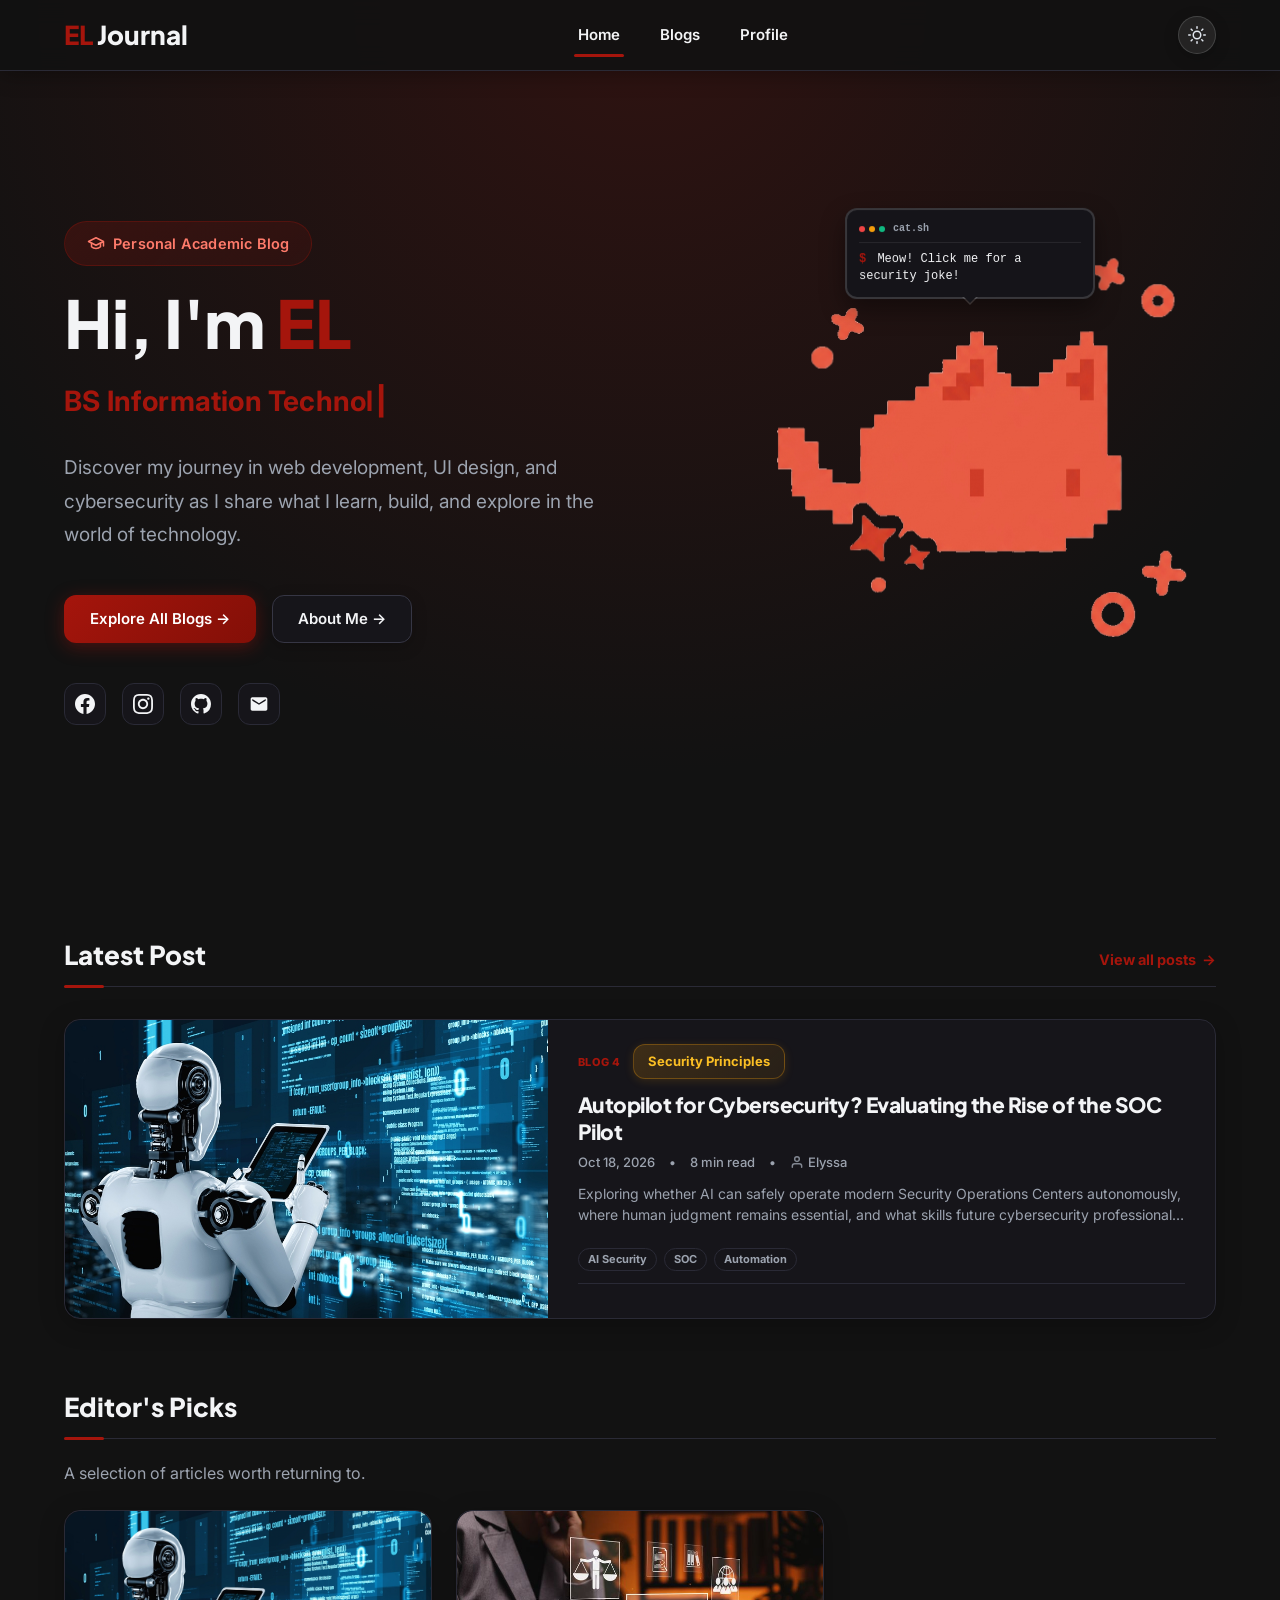
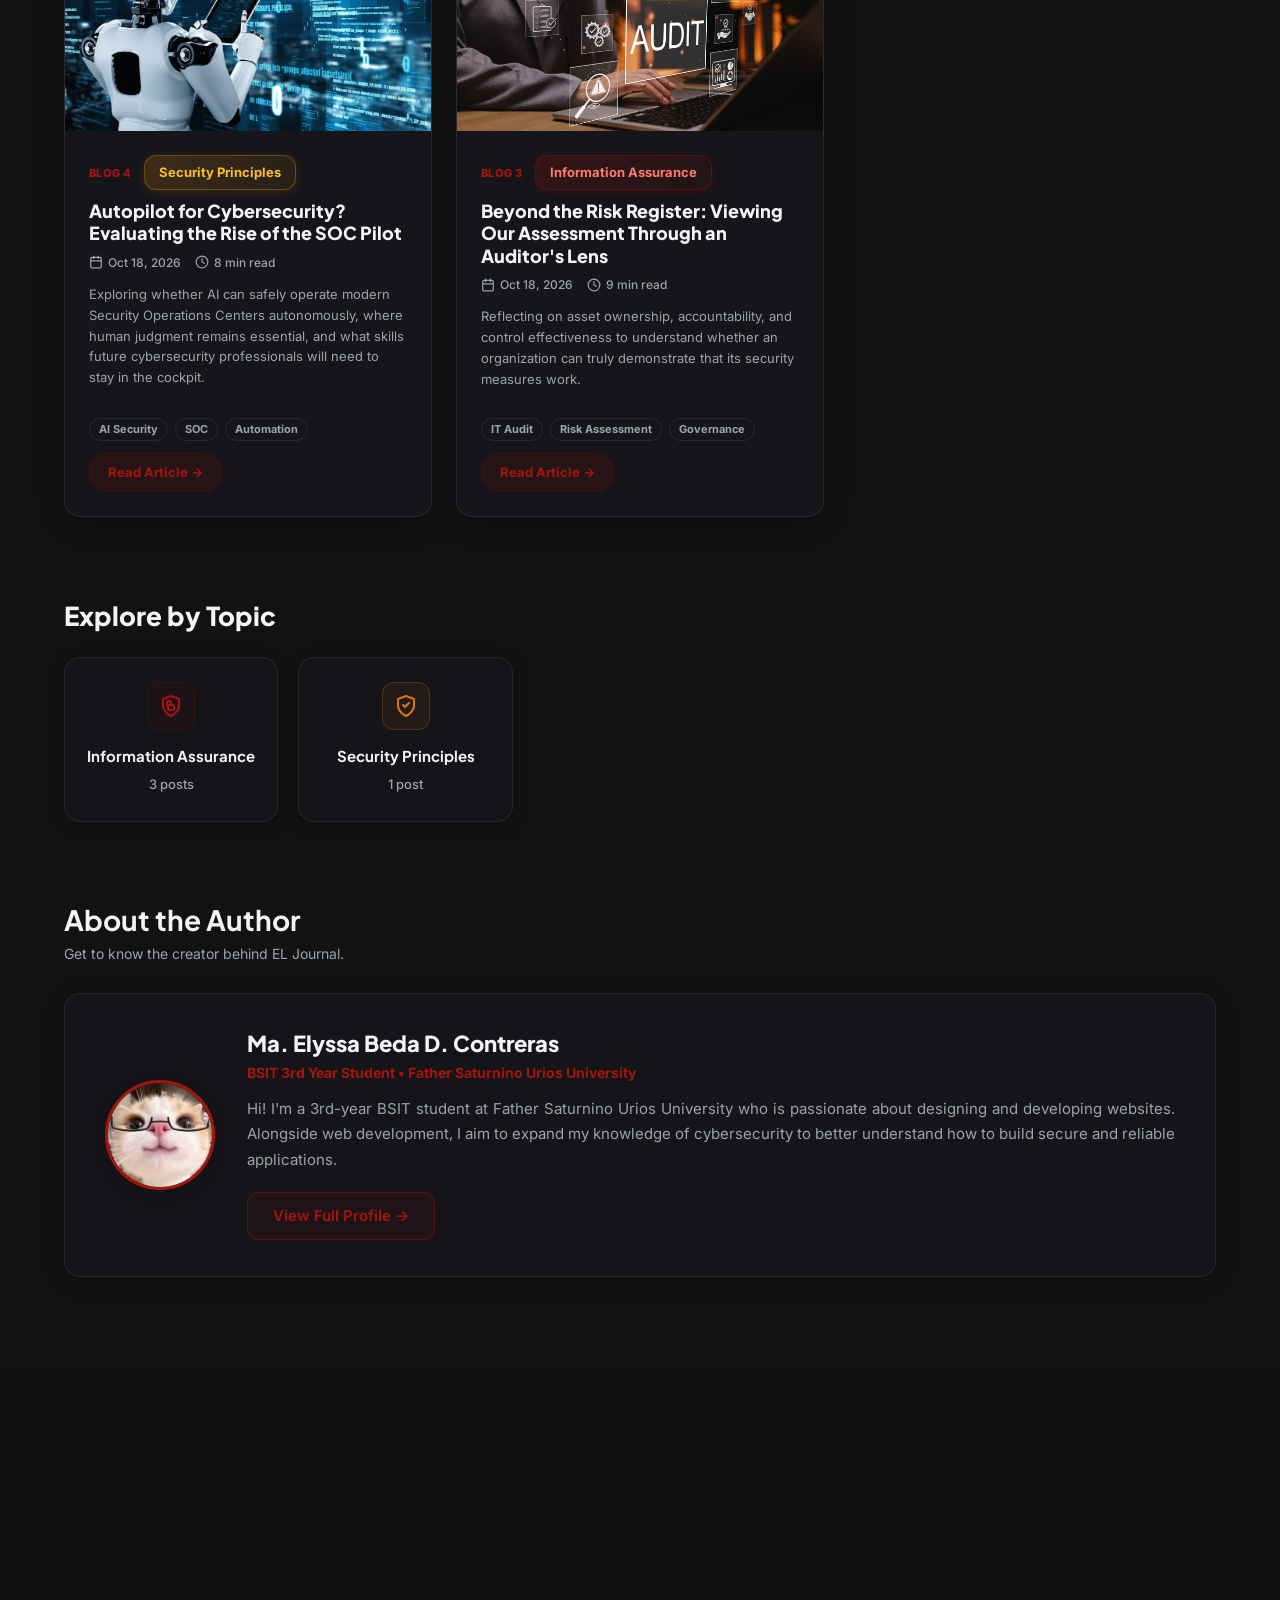
<file: index.html>
<!DOCTYPE html>
<html lang="en">

<head>
  <meta charset="UTF-8">
  <meta name="viewport" content="width=device-width, initial-scale=1.0">
  <title>EL Journal</title>
  
  <!-- Open Graph / Social Media Link Preview Meta Tags -->
  <meta property="og:type" content="website">
  <meta property="og:title" content="EL Journal">
  <meta property="og:description" content="Discover my journey in web development, UI design, and cybersecurity as I share what I learn, build, and explore.">
  <meta property="og:image" content="https://images.unsplash.com/photo-1517694712202-14dd9538aa97?auto=format&fit=crop&q=80&w=1200">
  <meta name="twitter:card" content="summary_large_image">

  <link rel="stylesheet" href="assets/css/style.css">
  <link rel="preconnect" href="https://fonts.googleapis.com">
  <link rel="preconnect" href="https://fonts.gstatic.com" crossorigin>
  <link
    href="https://fonts.googleapis.com/css2?family=Playfair+Display:ital,wght@0,400..900;1,400..900&family=Plus+Jakarta+Sans:ital,wght@0,300..800;1,300..800&family=JetBrains+Mono:wght@400;500&display=swap"
    rel="stylesheet">
</head>

<body>
  <a class="skip-link" href="#main-content">Skip to main content</a>

  <!-- Public Header Navigation -->
  <header class="public-header">
    <div class="container header-container">
      <div class="logo-section">
        <a href="index.html" class="brand-logo"><span class="logo-accent">EL</span> Journal</a>
      </div>
      <nav class="main-nav">
        <a href="index.html" class="nav-link active">Home</a>
        <a href="blogs.html" class="nav-link">Blogs</a>
        <a href="profile.html" class="nav-link">Profile</a>
      </nav>
      <div class="header-actions nav-actions">
        <button class="icon-btn theme-toggle-btn" title="Toggle Dark/Light Mode" aria-label="Toggle Theme">
          <svg width="18" height="18" viewBox="0 0 24 24" fill="none" stroke="currentColor" stroke-width="2" stroke-linecap="round" stroke-linejoin="round">
            <path d="M21 12.79A9 9 0 1 1 11.21 3 7 7 0 0 0 21 12.79z"></path>
          </svg>
        </button>
      </div>
    </div>
  </header>

  <main id="main-content" class="fade-in-page">
    <!-- Hero Showcase Section -->
    <section class="hero-section">
      <div class="container hero-container-wrap">
        <div class="hero-grid">
          <div class="hero-content">
            <div>
              <span class="badge-category">
                <svg width="18" height="18" viewBox="0 0 24 24" fill="none" stroke="currentColor" stroke-width="2"
                  stroke-linecap="round" stroke-linejoin="round" aria-hidden="true">
                  <path d="M22 10v6M2 10l10-5 10 5-10 5z"></path>
                  <path d="M6 12v5c3 3 9 3 12 0v-5"></path>
                </svg>
                Personal Academic Blog
              </span>
            </div>
            <h1 class="hero-title">Hi, I'm <span class="logo-accent">EL</span></h1>
            <p class="hero-subtitle"><span id="hero-typewriter-text">BS Information Technology</span><span class="typewriter-cursor">|</span></p>
            <p class="hero-bio">
              Discover my journey in web development, UI design, and cybersecurity as I share what I learn, build, and
              explore in the world of technology.
            </p>
            <div class="hero-cta-wrap">
              <a href="blogs.html" class="btn-primary">Explore All Blogs →</a>
              <a href="profile.html" class="btn-secondary">About Me →</a>
            </div>

            <!-- Social Links Row Directly Below CTA Button -->
            <div class="hero-social-row">
              <a href="https://facebook.com/elycontz" target="_blank" rel="noopener noreferrer" class="hero-social-icon-btn" title="Facebook">
                <svg width="20" height="20" viewBox="0 0 24 24" fill="currentColor" aria-hidden="true">
                  <path d="M24 12.073c0-6.627-5.373-12-12-12s-12 5.373-12 12c0 5.99 4.388 10.954 10.125 11.854v-8.385H7.078v-3.47h3.047V9.43c0-3.007 1.792-4.669 4.533-4.669 1.312 0 2.686.235 2.686.235v2.953H15.83c-1.491 0-1.956.925-1.956 1.874v2.25h3.328l-.532 3.47h-2.796v8.385C19.612 23.027 24 18.062 24 12.073z"/>
                </svg>
              </a>
              <a href="https://instagram.com/_beymm" target="_blank" rel="noopener noreferrer" class="hero-social-icon-btn" title="Instagram">
                <svg width="20" height="20" viewBox="0 0 24 24" fill="currentColor" aria-hidden="true">
                  <path d="M12 2.163c3.204 0 3.584.012 4.85.07 3.252.148 4.771 1.691 4.919 4.919.058 1.265.069 1.645.069 4.849 0 3.205-.012 3.584-.069 4.849-.149 3.225-1.664 4.771-4.919 4.919-1.266.058-1.644.07-4.85.07-3.204 0-3.584-.012-4.849-.07-3.26-.149-4.771-1.699-4.919-4.92-.058-1.265-.07-1.644-.07-4.849 0-3.204.013-3.583.07-4.849.149-3.227 1.664-4.771 4.919-4.919 1.266-.057 1.645-.069 4.849-.069zm0-2.163c-3.259 0-3.667.014-4.947.072-4.358.2-6.78 2.618-6.98 6.98-.059 1.281-.073 1.689-.073 4.948 0 3.259.014 3.668.072 4.948.2 4.358 2.618 6.78 6.98 6.98 1.281.058 1.689.072 4.948.072 3.259 0 3.668-.014 4.948-.072 4.354-.2 6.782-2.618 6.979-6.98.059-1.28.073-1.689.073-4.948 0-3.259-.014-3.667-.072-4.947-.196-4.354-2.617-6.78-6.979-6.98-1.281-.059-1.69-.073-4.949-.073zm0 5.838c-3.403 0-6.162 2.759-6.162 6.162s2.759 6.163 6.162 6.163 6.162-2.759 6.162-6.163c0-3.403-2.759-6.162-6.162-6.162zm0 10.162c-2.209 0-4-1.79-4-4 0-2.209 1.791-4 4-4s4 1.791 4 4c0 2.21-1.791 4-4 4zm6.406-11.845c-.796 0-1.441.645-1.441 1.44s.645 1.44 1.441 1.44c.795 0 1.439-.645 1.439-1.44s-.644-1.44-1.439-1.44z"/>
                </svg>
              </a>
              <a href="https://github.com/elypie" target="_blank" rel="noopener noreferrer" class="hero-social-icon-btn" title="GitHub">
                <svg width="20" height="20" viewBox="0 0 24 24" fill="currentColor" aria-hidden="true">
                  <path d="M12 0C5.37 0 0 5.37 0 12c0 5.31 3.435 9.795 8.205 11.385.6.105.825-.255.825-.57 0-.285-.015-1.23-.015-2.235-3.015.555-3.795-.735-4.035-1.41-.135-.345-.72-1.41-1.23-1.695-.42-.225-1.02-.78-.015-.795.945-.015 1.62.87 1.845 1.23 1.08 1.815 2.805 1.305 3.495.99.105-.78.42-1.305.765-1.605-2.67-.3-5.46-1.335-5.46-5.925 0-1.305.465-2.385 1.23-3.225-.12-.3-.54-1.53.12-3.18 0 0 1.005-.315 3.3 1.23.96-.27 1.98-.405 3-.405s2.04.135 3 .405c2.295-1.56 3.3-1.23 3.3-1.23.66 1.65.24 2.88.12 3.18.765.84 1.23 1.905 1.23 3.225 0 4.605-2.805 5.625-5.475 5.925.435.375.81 1.095.81 2.22 0 1.605-.015 2.895-.015 3.3 0 .315.225.69.825.57A12.02 12.02 0 0024 12c0-6.63-5.37-12-12-12z"/>
                </svg>
              </a>
              <a href="mailto:ma.contreras@urios.edu.ph" class="hero-social-icon-btn" title="Email">
                <svg width="20" height="20" viewBox="0 0 24 24" fill="currentColor" aria-hidden="true">
                  <path d="M20 4H4c-1.1 0-1.99.9-1.99 2L2 18c0 1.1.9 2 2 2h16c1.1 0 2-.9 2-2V6c0-1.1-.9-2-2-2zm0 4l-8 5-8-5V6l8 5 8-5v2z"/>
                </svg>
              </a>
            </div>
          </div>

        <!-- Hero Graphic Showcase Frame -->
        <div class="hero-visual-frame">
          <div class="hero-showcase-box">
            <!-- Interactive Layered Pixel Cat Illustration -->
            <div class="hero-cat-showcase">


              <!-- Main Cat Body Wrapper (for JS Parallax) -->
              <div class="hero-cat-body-wrap" style="position: absolute; width: 100%; height: 100%; left: 0; top: 0; z-index: 3; pointer-events: none;">
                <img src="assets/images/profile/pixel-cat-body.png" alt="Pixel Art Cat" class="hero-cat-body" />
              </div>

              <!-- Terminal Speech Bubble -->
              <div id="cat-speech-bubble" class="cat-speech-bubble">
                <div class="bubble-terminal-header">
                  <span class="terminal-dot red"></span>
                  <span class="terminal-dot yellow"></span>
                  <span class="terminal-dot green"></span>
                  <span class="terminal-title">cat.sh</span>
                </div>
                <div class="bubble-content">
                  <span class="prompt">$</span> <span id="speech-text">Meow! Click me for a security joke!</span>
                </div>
                <div class="bubble-arrow"></div>
              </div>

              <!-- Surrounding Floating Symbols -->
              <img src="assets/images/profile/pixel-symbol-1.png" alt="circle" class="hero-cat-symbol symbol-1" data-depth="0.12" />
              <img src="assets/images/profile/pixel-symbol-2.png" alt="star" class="hero-cat-symbol symbol-2" data-depth="0.10" />
              <img src="assets/images/profile/pixel-symbol-3.png" alt="cross" class="hero-cat-symbol symbol-3" data-depth="0.15" />
              <img src="assets/images/profile/pixel-symbol-4.png" alt="circle" class="hero-cat-symbol symbol-4" data-depth="0.08" />
              <img src="assets/images/profile/pixel-symbol-5.png" alt="cross" class="hero-cat-symbol symbol-5" data-depth="0.10" />
              <img src="assets/images/profile/pixel-symbol-6.png" alt="cross" class="hero-cat-symbol symbol-6" data-depth="0.14" />
              <img src="assets/images/profile/pixel-symbol-7.png" alt="circle" class="hero-cat-symbol symbol-7" data-depth="0.07" />
              <img src="assets/images/profile/pixel-symbol-8.png" alt="star" class="hero-cat-symbol symbol-8" data-depth="0.11" />
              <img src="assets/images/profile/pixel-symbol-9.png" alt="circle" class="hero-cat-symbol symbol-9" data-depth="0.06" />
            </div>
          </div>
        </div>
      </div>
    </section>

    <!-- Latest Post Section -->
    <section class="latest-post-section" style="padding: 40px 0 20px 0;">
      <div class="container">
        <div class="section-header">
          <div class="section-title-wrap">
            <h2 class="section-title">Latest Post</h2>
            <div class="section-title-bar"></div>
          </div>
          <a href="blogs.html" class="view-all-link">
            View all posts <span>→</span>
          </a>
        </div>
        
        <div id="homepage-latest-post-root"></div>
      </div>
    </section>

    <!-- Editor's Picks Section -->
    <section class="featured-posts-section" style="padding: 20px 0 40px 0;">
      <div class="container">
        <div class="section-header">
          <div class="section-title-wrap">
            <h2 class="section-title">Editor's Picks</h2>
            <div class="section-title-bar"></div>
          </div>
        </div>
        <p style="color: var(--text-muted); margin: -10px 0 24px;">A selection of articles worth returning to.</p>
        <div id="homepage-featured-posts-root"></div>
      </div>
    </section>

    <!-- Explore by Topic Section -->
    <section class="topics-section" style="padding: 20px 0 40px 0;">
      <div class="container">
        <h2 class="topics-title">Explore by Topic</h2>
        
        <div class="topics-grid">
          <!-- 1. Information Assurance -->
          <div class="topic-card cat-card-assurance" onclick="window.location.href='blogs.html?category=Information%20Assurance'">
            <div class="topic-icon-wrap">
              <svg width="24" height="24" viewBox="0 0 24 24" fill="none" stroke="currentColor" stroke-width="2" stroke-linecap="round" stroke-linejoin="round">
                <path d="M12 22s8-4 8-10V5l-8-3-8 3v7c0 6 8 10 8 10z"></path>
                <rect x="9" y="11" width="6" height="5" rx="1"></rect>
                <path d="M12 11V9a2 2 0 0 0-4 0v2"></path>
              </svg>
            </div>
            <h3 class="topic-name">Information Assurance</h3>
            <span class="topic-count" data-category-count="Information Assurance">0 posts</span>
          </div>

          <!-- 2. Organizational Context -->
          <div class="topic-card cat-card-context" onclick="window.location.href='blogs.html?category=Organizational%20Context'">
            <div class="topic-icon-wrap">
              <svg width="24" height="24" viewBox="0 0 24 24" fill="none" stroke="currentColor" stroke-width="2" stroke-linecap="round" stroke-linejoin="round">
                <rect x="3" y="3" width="7" height="7"></rect>
                <rect x="14" y="3" width="7" height="7"></rect>
                <rect x="14" y="14" width="7" height="7"></rect>
                <rect x="3" y="14" width="7" height="7"></rect>
              </svg>
            </div>
            <h3 class="topic-name">Organizational Context</h3>
            <span class="topic-count" data-category-count="Organizational Context">0 posts</span>
          </div>

          <!-- 3. Data Privacy -->
          <div class="topic-card cat-card-privacy" onclick="window.location.href='blogs.html?category=Data%20Privacy'">
            <div class="topic-icon-wrap">
              <svg width="24" height="24" viewBox="0 0 24 24" fill="none" stroke="currentColor" stroke-width="2" stroke-linecap="round" stroke-linejoin="round">
                <rect x="3" y="11" width="18" height="11" rx="2" ry="2"></rect>
                <path d="M7 11V7a5 5 0 0 1 10 0v4"></path>
              </svg>
            </div>
            <h3 class="topic-name">Data Privacy</h3>
            <span class="topic-count" data-category-count="Data Privacy">0 posts</span>
          </div>

          <!-- 4. Security Principles -->
          <div class="topic-card cat-card-principles" onclick="window.location.href='blogs.html?category=Security%20Principles'">
            <div class="topic-icon-wrap">
              <svg width="24" height="24" viewBox="0 0 24 24" fill="none" stroke="currentColor" stroke-width="2" stroke-linecap="round" stroke-linejoin="round">
                <path d="M12 22s8-4 8-10V5l-8-3-8 3v7c0 6 8 10 8 10z"></path>
                <polyline points="9 11 11 13 15 9"></polyline>
              </svg>
            </div>
            <h3 class="topic-name">Security Principles</h3>
            <span class="topic-count" data-category-count="Security Principles">0 posts</span>
          </div>

          <!-- 5. Others -->
          <div class="topic-card cat-card-others" onclick="window.location.href='blogs.html?category=Others'">
            <div class="topic-icon-wrap">
              <svg width="24" height="24" viewBox="0 0 24 24" fill="none" stroke="currentColor" stroke-width="2" stroke-linecap="round" stroke-linejoin="round">
                <circle cx="12" cy="12" r="1"></circle>
                <circle cx="19" cy="12" r="1"></circle>
                <circle cx="5" cy="12" r="1"></circle>
              </svg>
            </div>
            <h3 class="topic-name">Others</h3>
            <span class="topic-count" data-category-count="Others">0 posts</span>
          </div>
        </div>
      </div>
    </section>

    <!-- About the Author Section -->
    <section class="author-section" style="padding: 40px 0 10px 0;">
      <div class="container">
        <h2 style="font-size: 28px; margin-bottom: 6px;">About the Author</h2>
        <p style="color: var(--text-muted); font-size: 14px; margin-bottom: 28px;">
          Get to know the creator behind EL Journal.
        </p>

        <div class="info-card" style="padding: 36px 40px;">
          <div style="display: flex; align-items: center; gap: 32px; flex-wrap: wrap;">
            <div
              style="width: 110px; height: 110px; border-radius: 50%; overflow: hidden; border: 3px solid var(--accent-coral); flex-shrink: 0; box-shadow: var(--shadow-sm);">
              <img src="assets/images/profile/profile-pfp.jpg" alt="Ma. Elyssa Beda D. Contreras"
                style="width: 100%; height: 100%; object-fit: cover;" />
            </div>
            <div style="flex: 1; min-width: 280px;">
              <h3 style="font-size: 22px; font-weight: 800; margin-bottom: 4px;">Ma. Elyssa Beda D. Contreras</h3>
              <p style="color: var(--accent-coral); font-size: 14px; font-weight: 700; margin-bottom: 12px;">BSIT 3rd
                Year Student • Father Saturnino Urios University</p>
              <p
                style="font-size: 15px; color: var(--text-muted); line-height: 1.7; margin-bottom: 20px; text-align: justify;">
                Hi! I'm a 3rd-year BSIT student at Father Saturnino Urios University who is passionate about designing
                and developing websites. Alongside web development, I aim to expand my knowledge of cybersecurity to
                better understand how to build secure and reliable applications.
              </p>
              <div style="display: flex; align-items: center; gap: 16px; flex-wrap: wrap;">
                <a href="profile.html" class="btn-secondary">View Full Profile →</a>
              </div>
            </div>
          </div>
        </div>
      </div>
    </section>
  </main>

  <!-- Public Footer -->
  <footer class="public-footer">
    <div class="container footer-content">
      <div>
        <h2 class="footer-logo"><span class="logo-accent">EL</span> Journal</h2>
        <p class="footer-bio" style="font-size: 14.5px; line-height: 1.65; max-width: 280px; text-align: justify; margin-top: 10px;">
          Sharing knowledge, projects, and insights while exploring technology and building secure, reliable applications.
        </p>
      </div>
      <div>
        <h3 class="footer-heading">Explore</h3>
        <ul class="footer-links">
          <li><a href="index.html">Home</a></li>
          <li><a href="blogs.html">Blog</a></li>
          <li><a href="profile.html">About</a></li>
        </ul>
      </div>
      <div>
        <h3 class="footer-heading">Connect</h3>
        <div class="social-links" style="display: flex; align-items: center; gap: 14px; margin-top: 12px;">
          <a href="https://facebook.com/elycontz" class="social-icon" target="_blank" title="Facebook" style="margin: 0; display: inline-flex; align-items: center; justify-content: center; width: 34px; height: 34px; border-radius: 50%;">
            <svg width="18" height="18" viewBox="0 0 24 24" fill="currentColor" aria-hidden="true">
              <path d="M24 12.073c0-6.627-5.373-12-12-12s-12 5.373-12 12c0 5.99 4.388 10.954 10.125 11.854v-8.385H7.078v-3.47h3.047V9.43c0-3.007 1.792-4.669 4.533-4.669 1.312 0 2.686.235 2.686.235v2.953H15.83c-1.491 0-1.956.925-1.956 1.874v2.25h3.328l-.532 3.47h-2.796v8.385C19.612 23.027 24 18.062 24 12.073z" />
            </svg>
          </a>
          <a href="https://instagram.com/_beymm" class="social-icon" target="_blank" title="Instagram" style="margin: 0; display: inline-flex; align-items: center; justify-content: center; width: 34px; height: 34px; border-radius: 50%;">
            <svg width="18" height="18" viewBox="0 0 24 24" fill="currentColor" aria-hidden="true">
              <path d="M12 2.163c3.204 0 3.584.012 4.85.07 3.252.148 4.771 1.691 4.919 4.919.058 1.265.069 1.645.069 4.849 0 3.205-.012 3.584-.069 4.849-.149 3.225-1.664 4.771-4.919 4.919-1.266.058-1.644.07-4.85.07-3.204 0-3.584-.012-4.849-.07-3.26-.149-4.771-1.699-4.919-4.92-.058-1.265-.07-1.644-.07-4.849 0-3.204.013-3.583.07-4.849.149-3.227 1.664-4.771 4.919-4.919 1.266-.057 1.645-.069 4.849-.069zm0-2.163c-3.259 0-3.667.014-4.947.072-4.358.2-6.78 2.618-6.98 6.98-.059 1.281-.073 1.689-.073 4.948 0 3.259.014 3.668.072 4.948.2 4.358 2.618 6.78 6.98 6.98 1.281.058 1.689.072 4.948.072 3.259 0 3.668-.014 4.948-.072 4.354-.2 6.782-2.618 6.979-6.98.059-1.28.073-1.689.073-4.948 0-3.259-.014-3.667-.072-4.947-.196-4.354-2.617-6.78-6.979-6.98-1.281-.059-1.69-.073-4.949-.073zm0 5.838c-3.403 0-6.162 2.759-6.162 6.162s2.759 6.163 6.162 6.163 6.162-2.759 6.162-6.163c0-3.403-2.759-6.162-6.162-6.162zm0 10.162c-2.209 0-4-1.79-4-4 0-2.209 1.791-4 4-4s4 1.791 4 4c0 2.21-1.791 4-4 4zm6.406-11.845c-.796 0-1.441.645-1.441 1.44s.645 1.44 1.441 1.44c.795 0 1.439-.645 1.439-1.44s-.644-1.44-1.439-1.44z" />
            </svg>
          </a>
          <a href="https://github.com/elypie" class="social-icon" target="_blank" title="GitHub" style="margin: 0; display: inline-flex; align-items: center; justify-content: center; width: 34px; height: 34px; border-radius: 50%;">
            <svg width="18" height="18" viewBox="0 0 24 24" fill="currentColor" aria-hidden="true">
              <path d="M12 0C5.37 0 0 5.37 0 12c0 5.31 3.435 9.795 8.205 11.385.6.105.825-.255.825-.57 0-.285-.015-1.23-.015-2.235-3.015.555-3.795-.735-4.035-1.41-.135-.345-.72-1.41-1.23-1.695-.42-.225-1.02-.78-.015-.795.945-.015 1.62.87 1.845 1.23 1.08 1.815 2.805 1.305 3.495.99.105-.78.42-1.305.765-1.605-2.67-.3-5.46-1.335-5.46-5.925 0-1.305.465-2.385 1.23-3.225-.12-.3-.54-1.53.12-3.18 0 0 1.005-.315 3.3 1.23.96-.27 1.98-.405 3-.405s2.04.135 3 .405c2.295-1.56 3.3-1.23 3.3-1.23.66 1.65.24 2.88.12 3.18.765.84 1.23 1.905 1.23 3.225 0 4.605-2.805 5.625-5.475 5.925.435.375.81 1.095.81 2.22 0 1.605-.015 2.895-.015 3.3 0 .315.225.69.825.57A12.02 12.02 0 0024 12c0-6.63-5.37-12-12-12z" />
            </svg>
          </a>
          <a href="mailto:ma.contreras@urios.edu.ph" class="social-icon" title="Email" style="margin: 0; display: inline-flex; align-items: center; justify-content: center; width: 34px; height: 34px; border-radius: 50%;">
            <svg width="18" height="18" viewBox="0 0 24 24" fill="currentColor" aria-hidden="true">
              <path d="M20 4H4c-1.1 0-1.99.9-1.99 2L2 18c0 1.1.9 2 2 2h16c1.1 0 2-.9 2-2V6c0-1.1-.9-2-2-2zm0 4l-8 5-8-5V6l8 5 8-5v2z"/>
            </svg>
          </a>
        </div>
      </div>
    </div>
    <div class="container">
      <hr class="footer-hr">
      <p class="copyright-text"><span class="copyright-icon">©</span> 2026 Ely. All rights reserved.</p>
    </div>
  </footer>

  <!-- Quick Search Modal Overlay -->
  <div id="quick-search-overlay" class="quick-search-overlay" aria-hidden="true">
    <div class="quick-search-modal" role="dialog" aria-modal="true" aria-label="Search articles">
      <div class="quick-search-header">
        <svg class="quick-search-icon" width="20" height="20" viewBox="0 0 24 24" fill="none" stroke="currentColor" stroke-width="2" stroke-linecap="round" stroke-linejoin="round">
          <circle cx="11" cy="11" r="8"></circle>
          <line x1="21" y1="21" x2="16.65" y2="16.65"></line>
        </svg>
        <input type="text" id="quick-search-input" class="quick-search-input" aria-label="Search blog posts by title, tag, or topic" placeholder="Search blog posts by title, tag, or topic..." autocomplete="off" />
        <button type="button" id="quick-search-close" class="quick-search-close">ESC</button>
      </div>
      <div id="quick-search-results" class="quick-search-results">
        <!-- Results rendered dynamically via JS -->
      </div>
      <div class="quick-search-footer">
        <span>Press <kbd style="font-family: inherit; font-size: 11px; background: rgba(0,0,0,0.06); padding: 2px 6px; border-radius: 4px; border: 1px solid var(--border-light);">↑</kbd> <kbd style="font-family: inherit; font-size: 11px; background: rgba(0,0,0,0.06); padding: 2px 6px; border-radius: 4px; border: 1px solid var(--border-light);">↓</kbd> to navigate</span>
        <span>Press <kbd style="font-family: inherit; font-size: 11px; background: rgba(0,0,0,0.06); padding: 2px 6px; border-radius: 4px; border: 1px solid var(--border-light);">ESC</kbd> to close</span>
      </div>
    </div>
  </div>

  <script src="assets/js/data.js"></script>
  <script src="assets/js/main.js"></script>
  <script src="assets/js/typewriter.js"></script>
</body>

</html>
</file>
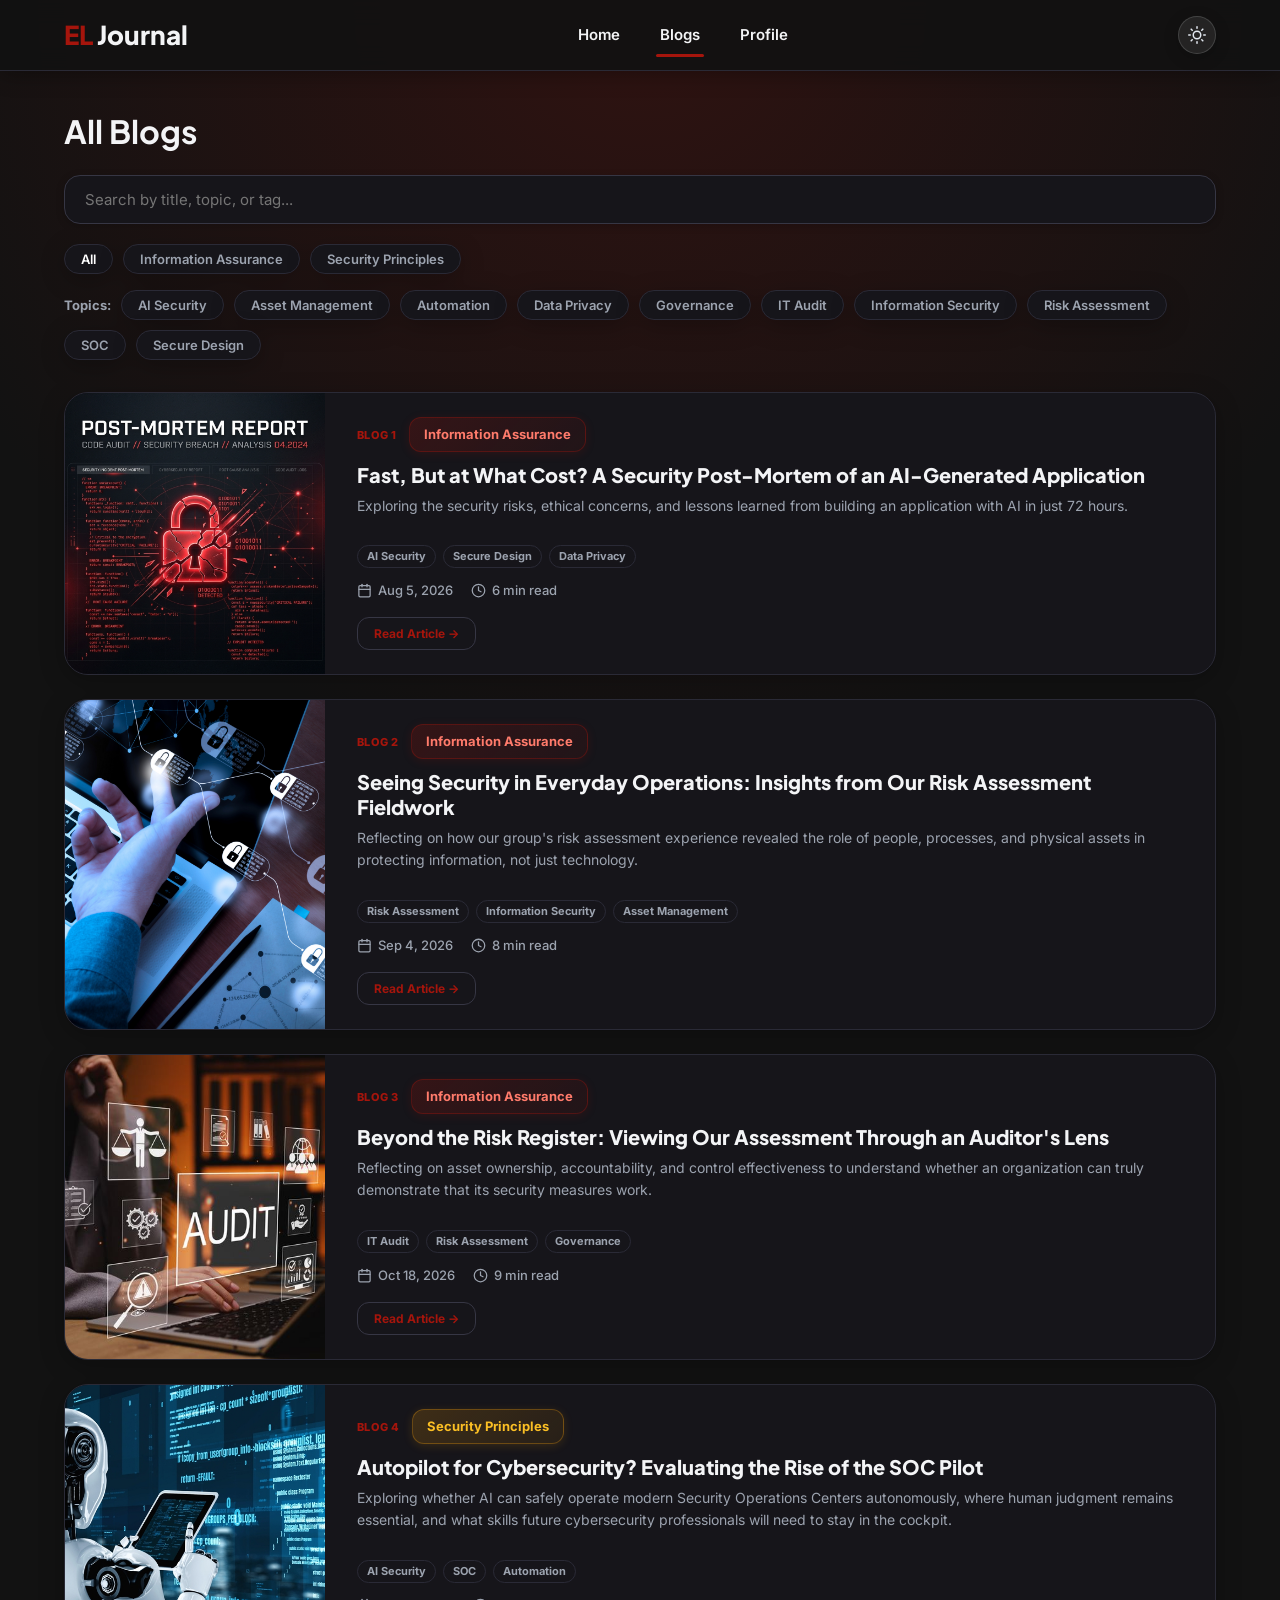
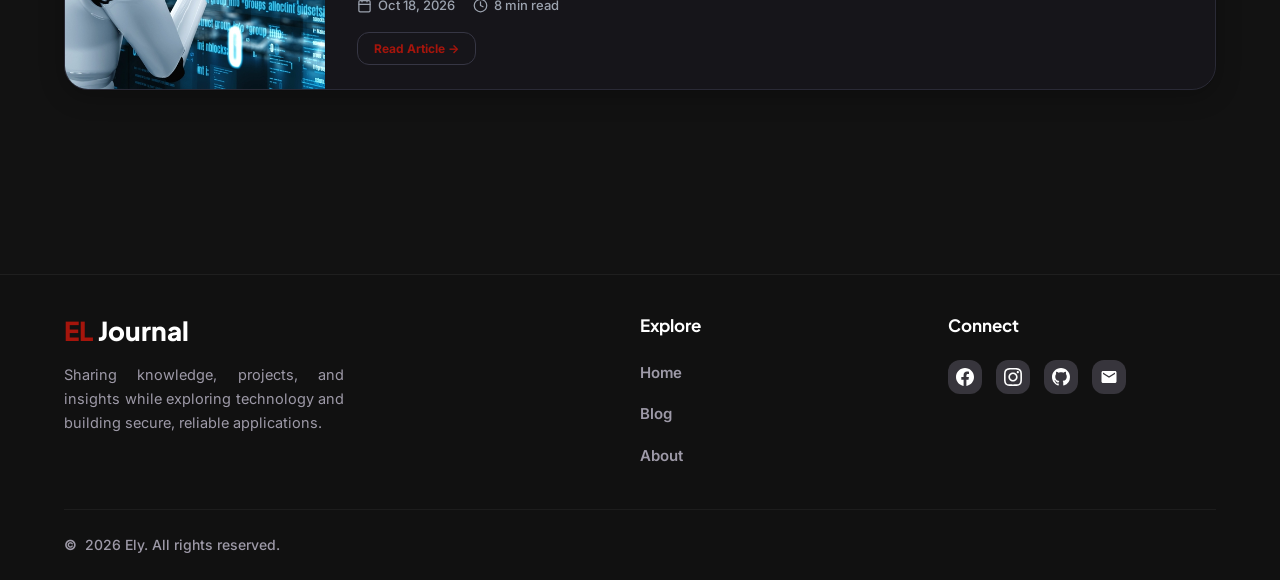
<file: blogs.html>
<!DOCTYPE html>
<html lang="en">
<head>
  <meta charset="UTF-8">
  <meta name="viewport" content="width=device-width, initial-scale=1.0">
  <title>All Blogs - EL Journal</title>
  
  <!-- Open Graph / Social Media Link Preview Meta Tags -->
  <meta property="og:type" content="website">
  <meta property="og:title" content="All Blogs - EL Journal">
  <meta property="og:description" content="Explore cybersecurity principles, organizational risk management, and computing ethics in the digital age.">
  <meta property="og:image" content="https://images.unsplash.com/photo-1517694712202-14dd9538aa97?auto=format&fit=crop&q=80&w=1200">
  <meta name="twitter:card" content="summary_large_image">
  <link rel="stylesheet" href="assets/css/style.css">
  <link rel="preconnect" href="https://fonts.googleapis.com">
  <link rel="preconnect" href="https://fonts.gstatic.com" crossorigin>
  <link href="https://fonts.googleapis.com/css2?family=Playfair+Display:ital,wght@0,400..900;1,400..900&family=Plus+Jakarta+Sans:ital,wght@0,300..800;1,300..800&display=swap" rel="stylesheet">
  <style>
    .search-input {
      width: 100%;
      padding: 14px 20px;
      border-radius: 16px;
      border: 1px solid var(--border-subtle);
      background-color: var(--bg-card);
      font-size: 15px;
      margin-bottom: 20px;
      outline: none;
      transition: border-color var(--transition-fast), box-shadow var(--transition-fast);
    }
    .search-input:hover {
      border-color: var(--accent-coral);
    }
    .search-input:focus {
      border-color: var(--accent-coral);
      box-shadow: var(--shadow-focus);
    }
    .filter-pill {
      padding: 6px 16px;
      border-radius: 20px;
      font-size: 13px;
      font-weight: 600;
      background-color: var(--bg-card);
      border: 1px solid var(--border-light);
      color: var(--text-muted);
      cursor: pointer;
    }
    .filter-pill.active {
      background-color: var(--accent-coral);
      color: #FFFFFF;
      border-color: var(--accent-coral);
    }
    .blog-item-card {
      display: grid;
      grid-template-columns: 260px 1fr;
      background-color: var(--bg-card-secondary);
      border-radius: 24px;
      overflow: hidden;
      box-shadow: var(--shadow-sm);
      border: 1px solid var(--border-light);
      margin-bottom: 24px;
      cursor: pointer;
    }
    .item-content-box {
      padding: 24px 32px;
      display: flex;
      flex-direction: column;
    }
    .item-title {
      font-size: 20px;
      font-weight: 800;
      margin-bottom: 8px;
    }
    .item-summary {
      font-size: 14px;
      color: var(--text-muted);
      margin-bottom: 16px;
    }
    .item-meta-row {
      font-size: 12px;
      color: var(--text-muted);
      margin-bottom: 16px;
    }
    .btn-read-more {
      padding: 6px 16px;
      border-radius: 12px;
      border: 1px solid var(--border-subtle);
      background-color: var(--bg-card);
      font-size: 12px;
      font-weight: 700;
      color: var(--accent-coral);
    }
  </style>
</head>
<body>
  <a class="skip-link" href="#main-content">Skip to main content</a>

  <header class="public-header">
    <div class="container header-container">
      <div class="logo-section">
        <a href="index.html" class="brand-logo"><span class="logo-accent">EL</span> Journal</a>
      </div>
      <nav class="main-nav">
        <a href="index.html" class="nav-link">Home</a>
        <a href="blogs.html" class="nav-link active">Blogs</a>
        <a href="profile.html" class="nav-link">Profile</a>
      </nav>
      <div class="header-actions nav-actions">
        <button class="icon-btn theme-toggle-btn" title="Toggle Dark/Light Mode" aria-label="Toggle Theme">
          <svg width="18" height="18" viewBox="0 0 24 24" fill="none" stroke="currentColor" stroke-width="2" stroke-linecap="round" stroke-linejoin="round">
            <path d="M21 12.79A9 9 0 1 1 11.21 3 7 7 0 0 0 21 12.79z"></path>
          </svg>
        </button>
      </div>
    </div>
  </header>

  <main id="main-content" class="fade-in-page" style="padding: 40px 0 80px 0;">
    <div class="container">
      <h1 style="font-size: 32px; margin-bottom: 24px;">All Blogs</h1>

      <label class="sr-only" for="blog-search-input">Search articles by title, topic, or tag</label>
      <input type="search" id="blog-search-input" class="search-input" placeholder="Search by title, topic, or tag..." autocomplete="off" />

      <div id="category-pills-wrap" aria-label="Filter articles by category" style="display: flex; gap: 10px; flex-wrap: wrap; margin-bottom: 32px;"></div>
      <div id="tag-pills-wrap" aria-label="Filter articles by tag" style="display: flex; gap: 10px; flex-wrap: wrap; margin: -16px 0 32px;"></div>

      <div id="public-blogs-list"></div>
    </div>
  </main>

  <!-- Public Footer -->
  <footer class="public-footer">
    <div class="container footer-content">
      <div>
        <h2 class="footer-logo"><span class="logo-accent">EL</span> Journal</h2>
        <p class="footer-bio" style="font-size: 14.5px; line-height: 1.65; max-width: 280px; text-align: justify; margin-top: 10px;">
          Sharing knowledge, projects, and insights while exploring technology and building secure, reliable applications.
        </p>
      </div>
      <div>
        <h3 class="footer-heading">Explore</h3>
        <ul class="footer-links">
          <li><a href="index.html">Home</a></li>
          <li><a href="blogs.html">Blog</a></li>
          <li><a href="profile.html">About</a></li>
        </ul>
      </div>
      <div>
        <h3 class="footer-heading">Connect</h3>
        <div class="social-links" style="display: flex; align-items: center; gap: 14px; margin-top: 12px;">
          <a href="https://facebook.com/elycontz" class="social-icon" target="_blank" title="Facebook" style="margin: 0; display: inline-flex; align-items: center; justify-content: center; width: 34px; height: 34px; border-radius: 50%;">
            <svg width="18" height="18" viewBox="0 0 24 24" fill="currentColor" aria-hidden="true">
              <path d="M24 12.073c0-6.627-5.373-12-12-12s-12 5.373-12 12c0 5.99 4.388 10.954 10.125 11.854v-8.385H7.078v-3.47h3.047V9.43c0-3.007 1.792-4.669 4.533-4.669 1.312 0 2.686.235 2.686.235v2.953H15.83c-1.491 0-1.956.925-1.956 1.874v2.25h3.328l-.532 3.47h-2.796v8.385C19.612 23.027 24 18.062 24 12.073z" />
            </svg>
          </a>
          <a href="https://instagram.com/_beymm" class="social-icon" target="_blank" title="Instagram" style="margin: 0; display: inline-flex; align-items: center; justify-content: center; width: 34px; height: 34px; border-radius: 50%;">
            <svg width="18" height="18" viewBox="0 0 24 24" fill="currentColor" aria-hidden="true">
              <path d="M12 2.163c3.204 0 3.584.012 4.85.07 3.252.148 4.771 1.691 4.919 4.919.058 1.265.069 1.645.069 4.849 0 3.205-.012 3.584-.069 4.849-.149 3.225-1.664 4.771-4.919 4.919-1.266.058-1.644.07-4.85.07-3.204 0-3.584-.012-4.849-.07-3.26-.149-4.771-1.699-4.919-4.92-.058-1.265-.07-1.644-.07-4.849 0-3.204.013-3.583.07-4.849.149-3.227 1.664-4.771 4.919-4.919 1.266-.057 1.645-.069 4.849-.069zm0-2.163c-3.259 0-3.667.014-4.947.072-4.358.2-6.78 2.618-6.98 6.98-.059 1.281-.073 1.689-.073 4.948 0 3.259.014 3.668.072 4.948.2 4.358 2.618 6.78 6.98 6.98 1.281.058 1.689.072 4.948.072 3.259 0 3.668-.014 4.948-.072 4.354-.2 6.782-2.618 6.979-6.98.059-1.28.073-1.689.073-4.948 0-3.259-.014-3.667-.072-4.947-.196-4.354-2.617-6.78-6.979-6.98-1.281-.059-1.69-.073-4.949-.073zm0 5.838c-3.403 0-6.162 2.759-6.162 6.162s2.759 6.163 6.162 6.163 6.162-2.759 6.162-6.163c0-3.403-2.759-6.162-6.162-6.162zm0 10.162c-2.209 0-4-1.79-4-4 0-2.209 1.791-4 4-4s4 1.791 4 4c0 2.21-1.791 4-4 4zm6.406-11.845c-.796 0-1.441.645-1.441 1.44s.645 1.44 1.441 1.44c.795 0 1.439-.645 1.439-1.44s-.644-1.44-1.439-1.44z" />
            </svg>
          </a>
          <a href="https://github.com/elypie" class="social-icon" target="_blank" title="GitHub" style="margin: 0; display: inline-flex; align-items: center; justify-content: center; width: 34px; height: 34px; border-radius: 50%;">
            <svg width="18" height="18" viewBox="0 0 24 24" fill="currentColor" aria-hidden="true">
              <path d="M12 0C5.37 0 0 5.37 0 12c0 5.31 3.435 9.795 8.205 11.385.6.105.825-.255.825-.57 0-.285-.015-1.23-.015-2.235-3.015.555-3.795-.735-4.035-1.41-.135-.345-.72-1.41-1.23-1.695-.42-.225-1.02-.78-.015-.795.945-.015 1.62.87 1.845 1.23 1.08 1.815 2.805 1.305 3.495.99.105-.78.42-1.305.765-1.605-2.67-.3-5.46-1.335-5.46-5.925 0-1.305.465-2.385 1.23-3.225-.12-.3-.54-1.53.12-3.18 0 0 1.005-.315 3.3 1.23.96-.27 1.98-.405 3-.405s2.04.135 3 .405c2.295-1.56 3.3-1.23 3.3-1.23.66 1.65.24 2.88.12 3.18.765.84 1.23 1.905 1.23 3.225 0 4.605-2.805 5.625-5.475 5.925.435.375.81 1.095.81 2.22 0 1.605-.015 2.895-.015 3.3 0 .315.225.69.825.57A12.02 12.02 0 0024 12c0-6.63-5.37-12-12-12z" />
            </svg>
          </a>
          <a href="mailto:ma.contreras@urios.edu.ph" class="social-icon" title="Email" style="margin: 0; display: inline-flex; align-items: center; justify-content: center; width: 34px; height: 34px; border-radius: 50%;">
            <svg width="18" height="18" viewBox="0 0 24 24" fill="currentColor" aria-hidden="true">
              <path d="M20 4H4c-1.1 0-1.99.9-1.99 2L2 18c0 1.1.9 2 2 2h16c1.1 0 2-.9 2-2V6c0-1.1-.9-2-2-2zm0 4l-8 5-8-5V6l8 5 8-5v2z"/>
            </svg>
          </a>
        </div>
      </div>
    </div>
    <div class="container">
      <hr class="footer-hr">
      <p class="copyright-text"><span class="copyright-icon">©</span> 2026 Ely. All rights reserved.</p>
    </div>
  </footer>

  <!-- Quick Search Modal Overlay -->
  <div id="quick-search-overlay" class="quick-search-overlay" aria-hidden="true">
    <div class="quick-search-modal" role="dialog" aria-modal="true" aria-label="Search articles">
      <div class="quick-search-header">
        <svg class="quick-search-icon" width="20" height="20" viewBox="0 0 24 24" fill="none" stroke="currentColor" stroke-width="2" stroke-linecap="round" stroke-linejoin="round">
          <circle cx="11" cy="11" r="8"></circle>
          <line x1="21" y1="21" x2="16.65" y2="16.65"></line>
        </svg>
        <input type="text" id="quick-search-input" class="quick-search-input" aria-label="Search blog posts by title, tag, or topic" placeholder="Search blog posts by title, tag, or topic..." autocomplete="off" />
        <button type="button" id="quick-search-close" class="quick-search-close">ESC</button>
      </div>
      <div id="quick-search-results" class="quick-search-results">
        <!-- Results rendered dynamically via JS -->
      </div>
      <div class="quick-search-footer">
        <span>Press <kbd style="font-family: inherit; font-size: 11px; background: rgba(0,0,0,0.06); padding: 2px 6px; border-radius: 4px; border: 1px solid var(--border-light);">↑</kbd> <kbd style="font-family: inherit; font-size: 11px; background: rgba(0,0,0,0.06); padding: 2px 6px; border-radius: 4px; border: 1px solid var(--border-light);">↓</kbd> to navigate</span>
        <span>Press <kbd style="font-family: inherit; font-size: 11px; background: rgba(0,0,0,0.06); padding: 2px 6px; border-radius: 4px; border: 1px solid var(--border-light);">ESC</kbd> to close</span>
      </div>
    </div>
  </div>

  <script src="assets/js/data.js"></script>
  <script src="assets/js/main.js"></script>
</body>
</html>
</file>
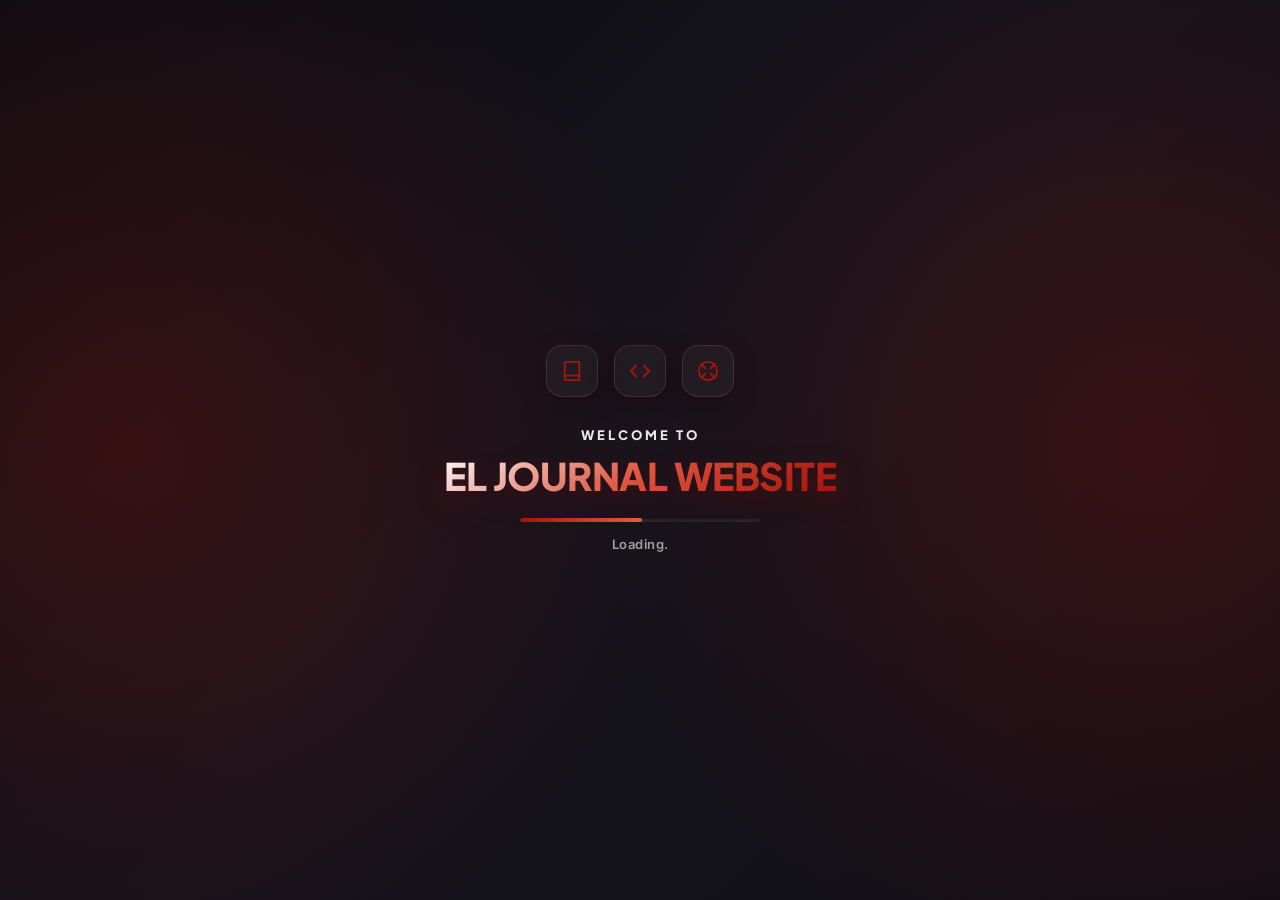
<file: welcome.html>
<!DOCTYPE html>
<html lang="en">

<head>
  <meta charset="UTF-8">
  <meta name="viewport" content="width=device-width, initial-scale=1.0">
  <title>Welcome to EL Journal</title>
  <link rel="stylesheet" href="assets/css/style.css">
  <link rel="preconnect" href="https://fonts.googleapis.com">
  <link rel="preconnect" href="https://fonts.gstatic.com" crossorigin>
  <link
    href="https://fonts.googleapis.com/css2?family=Playfair+Display:ital,wght@0,400..900;1,400..900&family=Plus+Jakarta+Sans:ital,wght@0,300..800;1,300..800&family=JetBrains+Mono:wght@400;500&display=swap"
    rel="stylesheet">
</head>

<body class="dark-theme" style="margin: 0; padding: 0; overflow: hidden; background-color: #0D0C11;">

  <!-- Standalone Welcome Screen Overlay -->
  <div id="welcome-screen-overlay" style="opacity: 1; visibility: visible;">
    <div class="welcome-content">
      <div class="welcome-icons-row">
        <div class="welcome-icon-box" title="Journal / Blog">
          <svg width="22" height="22" viewBox="0 0 24 24" fill="none" stroke="currentColor" stroke-width="2"
            stroke-linecap="round" stroke-linejoin="round">
            <path d="M4 19.5A2.5 2.5 0 0 1 6.5 17H20"></path>
            <path d="M6.5 2H20v20H6.5A2.5 2.5 0 0 1 4 19.5v-15A2.5 2.5 0 0 1 6.5 2z"></path>
          </svg>
        </div>
        <div class="welcome-icon-box" title="Code / Development">
          <svg width="22" height="22" viewBox="0 0 24 24" fill="none" stroke="currentColor" stroke-width="2"
            stroke-linecap="round" stroke-linejoin="round">
            <polyline points="16 18 22 12 16 6"></polyline>
            <polyline points="8 6 2 12 8 18"></polyline>
          </svg>
        </div>
        <div class="welcome-icon-box" title="UI/UX Design">
          <svg width="22" height="22" viewBox="0 0 24 24" fill="none" stroke="currentColor" stroke-width="2"
            stroke-linecap="round" stroke-linejoin="round">
            <circle cx="12" cy="12" r="10"></circle>
            <path d="m4.93 4.93 4.24 4.24"></path>
            <path d="m14.83 9.17 4.24-4.24"></path>
            <path d="m14.83 14.83 4.24 4.24"></path>
            <path d="m9.17 14.83-4.24 4.24"></path>
          </svg>
        </div>
      </div>
      <div class="welcome-title-subtitle">Welcome To</div>
      <h1 class="welcome-title-main">EL JOURNAL WEBSITE</h1>
      <div class="welcome-progress-wrap">
        <div class="welcome-progress-track">
          <div class="welcome-progress-fill" id="welcome-progress-bar"></div>
        </div>
        <div class="welcome-loading-text" id="welcome-loading-txt">Loading.</div>
      </div>
    </div>
  </div>

  <script>
    (function () {
      'use strict';

      // Progress Bar & Auto-Redirect to index.html
      const progressBar = document.getElementById('welcome-progress-bar');
      const loadingTxt = document.getElementById('welcome-loading-txt');

      let progress = 0;
      const duration = 2600; // 2.6 seconds loading duration
      const startTime = performance.now();

      const dots = ['Loading.', 'Loading..', 'Loading...'];
      let dotIdx = 0;
      const dotInterval = setInterval(() => {
        dotIdx = (dotIdx + 1) % dots.length;
        if (loadingTxt) loadingTxt.textContent = dots[dotIdx];
      }, 400);

      function animateProgress(currentTime) {
        const elapsed = currentTime - startTime;
        progress = Math.min((elapsed / duration) * 100, 100);

        if (progressBar) {
          progressBar.style.width = `${progress}%`;
        }

        if (progress < 100) {
          requestAnimationFrame(animateProgress);
        } else {
          clearInterval(dotInterval);
          if (loadingTxt) loadingTxt.textContent = 'Loading...';

          setTimeout(() => {
            const overlay = document.getElementById('welcome-screen-overlay');
            if (overlay) overlay.classList.add('welcome-hidden');
            setTimeout(() => {
              window.location.href = 'index.html';
            }, 500);
          }, 300);
        }
      }

      requestAnimationFrame(animateProgress);
    })();
  </script>
</body>

</html>
</file>
<file: assets/css/style.css>
@import url('https://fonts.googleapis.com/css2?family=Inter:wght@400;500;600;700;800&family=Plus+Jakarta+Sans:wght@500;600;700;800&family=Playfair+Display:ital,wght@0,600;0,700;1,600&display=swap');

/* ======================================================
   GLOBAL THEME SYSTEM
   Light = Base (:root)
   Dark  = .dark-theme override
   ====================================================== */

:root {
  /* User's Light Mode Color System */
  --bg-primary: #FFFFFF;
  --bg-soft: #FFFBFB;
  --bg-soft-alt: #FAF4F2;
  --bg-accent: #FCEDE9;

  --card-bg: #FFFFFF;
  --border: #EFE7E5;

  --accent-red: #A5150C;

  --text-primary: #18181B;
  --text-secondary: #62626A;

  /* Brand */
  --color-white: #FFFFFF;
  --color-offwhite: var(--bg-soft-alt);
  --color-charcoal: var(--text-primary);

  --color-crimson: var(--accent-red);
  --color-crimson-hover: #861009;
  --color-crimson-light: rgba(165, 21, 12, 0.08);

  /* Backgrounds */
  --bg-primary: #FFFFFF;
  --bg-card: var(--card-bg);
  --bg-card-secondary: var(--bg-soft);
  --bg-card-hover: #FAFAFA;

  --bg-dark: #232129;
  --bg-dark-accent: #19171E;

  /* Navbar */
  --navbar-bg: var(--bg-primary);
  --navbar-border: var(--border);

  /* Accent */
  --accent-coral: var(--accent-red);
  --accent-coral-hover: #861009;
  --accent-coral-light: rgba(165, 21, 12, 0.08);

  /* Text */
  --text-main: var(--text-primary);
  --text-body: #3B3842;
  --text-muted: var(--text-secondary);
  --text-light: #8A8594;
  --text-white: #FFFFFF;

  /* Borders */
  --border-light: var(--border);
  --border-subtle: #D1D5DB;

  /* Badges */
  --badge-bg: #F3F4F6;
  --badge-text: var(--accent-red);

  /* Fonts */
  --font-heading: 'Plus Jakarta Sans', 'Inter', system-ui, sans-serif;
  --font-body: 'Inter', 'Plus Jakarta Sans', system-ui, sans-serif;
  --font-mono: 'JetBrains Mono', monospace;

  /* Radius */
  --radius-sm: 8px;
  --radius-md: 12px;
  --radius-lg: 14px;

  /* Shadows */
  --shadow-sm: 0 2px 8px rgba(35, 33, 41, 0.08);
  --shadow-md: 0 4px 20px rgba(0, 0, 0, 0.06);
  --shadow-hover: 0 10px 25px rgba(35, 33, 41, 0.10);
  --shadow-focus: 0 0 0 3px rgba(165, 21, 12, 0.20);

  /* Transitions */
  --transition-normal: 0.25s ease;
  --transition-fast: 0.15s ease;
}


/* ======================================================
   DARK MODE
   ====================================================== */

html.dark-theme,
body.dark-theme {
  /* Dark Mode Variables Mapping */
  --bg-soft: #121212;
  --bg-soft-alt: #121212;
  --border: transparent;

  --color-offwhite: #181820;
  --color-charcoal: #121212;

  --color-crimson: #A5150C;
  --color-crimson-hover: #861009;
  --color-crimson-light: rgba(165, 21, 12, 0.12);

  /* Backgrounds */
  --bg-primary: #121212;
  --bg-card: #16151A;
  --bg-card-secondary: #141318;
  --bg-card-hover: #1B1A20;

  --bg-dark: #16151A;
  --bg-dark-accent: #121212;

  /* Navbar */
  --navbar-bg: rgba(16, 15, 20, 0.88);
  --navbar-border: rgba(255, 255, 255, 0.08);

  /* Accent */
  --accent-coral: #A5150C;
  --accent-coral-hover: #861009;
  --accent-coral-light: rgba(165, 21, 12, 0.12);

  /* Text */
  --text-main: #F3F4F6;
  --text-body: #D1D5DB;
  --text-muted: #9CA3AF;
  --text-light: #6B7280;
  --text-white: #FFFFFF;

  /* Borders */
  --border-light: #2A2A36;
  --border-subtle: #363644;

  /* Badges */
  --badge-bg: #1C1C24;
  --badge-text: #F3F4F6;

  /* Shadows */
  --shadow-sm: 0 4px 16px rgba(0, 0, 0, 0.20);
  --shadow-md: 0 6px 24px rgba(0, 0, 0, 0.25);
  --shadow-hover: 0 12px 30px rgba(0, 0, 0, 0.45);
}


html {
  scroll-behavior: smooth;
  /* Firefox Support */
  scrollbar-color: var(--accent-coral) var(--bg-primary);
  scrollbar-width: thin;
}

/* Custom Webkit Scrollbar */
::-webkit-scrollbar {
  width: 11px;
  height: 11px;
}

::-webkit-scrollbar-track {
  background: var(--bg-primary);
}

::-webkit-scrollbar-thumb {
  background-color: var(--accent-coral);
  border: 3px solid var(--bg-primary);
  border-radius: 10px;
  transition: background-color 0.2s ease;
}

::-webkit-scrollbar-thumb:hover {
  background-color: var(--accent-coral-hover);
}

::-webkit-scrollbar:horizontal {
  height: 8px;
}

/* Glowing scrollbar thumb in dark mode */
body.dark-theme ::-webkit-scrollbar-thumb {
  background-color: #E55B44;
}

body.dark-theme ::-webkit-scrollbar-thumb:hover {
  background-color: #FF735C;
}

* {
  box-sizing: border-box;
  margin: 0;
  padding: 0;
  -webkit-tap-highlight-color: transparent;
}

body {
  background-color: var(--bg-primary);
  color: var(--text-main);
  font-family: var(--font-body);
  line-height: 1.6;
  min-height: 100vh;
  transition: background-color var(--transition-normal), color var(--transition-normal);
  -webkit-font-smoothing: antialiased;
  -moz-osx-font-smoothing: grayscale;
}

h1,
h2,
h3,
h4 {
  font-family: var(--font-heading);
  font-weight: 700;
  color: var(--text-main);
  line-height: 1.25;
}

a {
  color: inherit;
  text-decoration: none;
  transition: color var(--transition-fast);
}

button,
input,
select,
textarea {
  font-family: var(--font-body);
  outline: none;
}

button {
  cursor: pointer;
  border: none;
  background: none;
}

:focus-visible {
  outline: 2px solid var(--accent-coral) !important;
  outline-offset: 3px !important;
}

.sr-only {
  position: absolute;
  width: 1px;
  height: 1px;
  padding: 0;
  margin: -1px;
  overflow: hidden;
  clip: rect(0, 0, 0, 0);
  white-space: nowrap;
  border: 0;
}

.skip-link {
  position: fixed;
  top: 12px;
  left: 12px;
  z-index: 100000;
  padding: 10px 14px;
  border-radius: 8px;
  background: var(--accent-coral);
  color: #fff;
  transform: translateY(-150%);
}

.skip-link:focus {
  transform: translateY(0);
}

.post-tags {
  display: flex;
  flex-wrap: wrap;
  gap: 7px;
  margin: 12px 0;
}

.post-tag {
  display: inline-flex;
  align-items: center;
  padding: 4px 9px;
  border: 1px solid var(--border-light);
  border-radius: 999px;
  color: var(--text-muted);
  background: var(--bg-card);
  font-size: 11px;
  font-weight: 700;
  line-height: 1.2;
}

.article-empty-suggestions {
  max-width: 600px;
  margin: 32px auto 0;
  padding: 20px;
  border: 1px solid var(--border-light);
  border-radius: 14px;
  background: var(--bg-card);
  text-align: left;
}

.article-empty-suggestions p {
  margin-bottom: 8px;
  color: var(--text-main);
  font-weight: 700;
}

.article-empty-suggestions ul {
  margin: 0;
  padding-left: 20px;
}

.article-empty-suggestions li + li {
  margin-top: 8px;
}

.article-empty-suggestions a {
  color: var(--accent-coral);
}

@media (max-width: 640px) {
  .article-navigation {
    flex-direction: column;
  }

  .article-navigation .info-card {
    width: 100%;
    flex-basis: auto !important;
    margin-left: 0 !important;
  }
}

.container {
  max-width: 1200px;
  margin: 0 auto;
  padding: 0 24px;
}

/* --- Header & Navigation --- */
.public-header {
  background-color: var(--navbar-bg);
  backdrop-filter: blur(16px);
  -webkit-backdrop-filter: blur(16px);
  border-bottom: 1px solid var(--navbar-border);
  position: sticky;
  top: 0;
  z-index: 900;
  transition: background-color var(--transition-normal), border-color var(--transition-normal), box-shadow var(--transition-normal);
  box-shadow: 0 4px 20px rgba(35, 33, 41, 0.03);
}

.icon-btn,
.nav-search-btn,
.theme-toggle-btn {
  width: 40px;
  height: 40px;
  border-radius: 50%;
  background: var(--bg-card);
  border: 1px solid var(--border-light);
  color: var(--text-main);
  display: inline-flex !important;
  align-items: center;
  justify-content: center;
  transition: all var(--transition-normal);
  box-shadow: var(--shadow-sm);
  cursor: pointer;
}

.icon-btn:hover,
.nav-search-btn:hover,
.theme-toggle-btn:hover {
  transform: scale(1.08) rotate(5deg);
  border-color: var(--accent-coral);
  color: var(--accent-coral);
  box-shadow: var(--shadow-md);
}

.icon-btn:active,
.nav-search-btn:active,
.theme-toggle-btn:active {
  transform: scale(0.95);
}

.header-container {
  display: flex;
  align-items: center;
  justify-content: space-between;
  height: 70px;
}

.brand-logo {
  font-size: 26px;
  font-weight: 800;
  font-family: var(--font-heading);
  display: inline-flex;
  align-items: center;
  gap: 4px;
  transition: transform var(--transition-fast);
}

.brand-logo:hover {
  transform: scale(1.02);
}

.logo-accent {
  color: var(--accent-coral);
}

.main-nav {
  display: flex;
  gap: 32px;
}

.nav-link {
  font-weight: 600;
  font-size: 15px;
  color: #000000;
  position: relative;
  padding: 8px 4px;
  transition: color var(--transition-fast), transform var(--transition-fast);
}

html.dark-theme .nav-link,
body.dark-theme .nav-link {
  color: var(--text-main);
}

.nav-link:hover {
  color: var(--accent-coral);
  transform: translateY(-1px);
}

.nav-link.active {
  color: var(--accent-coral);
}

.nav-link.active::after {
  content: '';
  position: absolute;
  bottom: -2px;
  left: 0;
  right: 0;
  height: 3px;
  background-color: var(--accent-coral);
  border-radius: 3px;
}

.header-actions {
  display: flex;
  align-items: center;
  gap: 16px;
}

.theme-btn {
  width: 42px;
  height: 42px;
  border-radius: 50%;
  font-size: 18px;
  background: var(--bg-card);
  border: 1px solid var(--border-light);
  color: var(--text-main);
  display: flex;
  align-items: center;
  justify-content: center;
  transition: all var(--transition-normal);
  box-shadow: var(--shadow-sm);
}

.theme-btn:hover {
  transform: scale(1.1) rotate(15deg);
  border-color: var(--accent-coral);
  color: var(--accent-coral);
  box-shadow: var(--shadow-md);
}

.theme-btn:active {
  transform: scale(0.95);
}

/* --- Badges & Buttons --- */
.badge-category {
  display: inline-flex;
  align-items: center;
  gap: 8px;
  padding: 8px 18px;
  border-radius: 50px;
  font-size: 13px;
  font-weight: 600;
  text-transform: none;
  letter-spacing: 0.2px;
  background-color: var(--badge-bg);
  color: var(--badge-text);
  border: 1px solid rgba(165, 21, 12, 0.18);
  transition: all var(--transition-fast);
}

.badge-category-subtle {
  display: inline-block;
  padding: 6px 14px;
  border-radius: 12px;
  font-size: 13px;
  font-weight: 700;
  border: 1px solid transparent;
  transition: all var(--transition-normal);
  text-decoration: none;
}

.blog-number-label {
  display: inline-block;
  margin-right: 8px;
  color: var(--accent-coral);
  font-size: 11px;
  font-weight: 800;
  letter-spacing: 0.04em;
  text-transform: uppercase;
  white-space: nowrap;
}

/* Category Colors & Subtle Glowing Borders (Light Mode) */
.badge-category-subtle.cat-assurance {
  background-color: rgba(165, 21, 12, 0.06);
  color: var(--accent-coral);
  border-color: rgba(165, 21, 12, 0.15);
}

.badge-category-subtle.cat-context {
  background-color: rgba(59, 130, 246, 0.06);
  color: #1d4ed8;
  border-color: rgba(59, 130, 246, 0.15);
}

.badge-category-subtle.cat-privacy {
  background-color: rgba(16, 185, 129, 0.06);
  color: #047857;
  border-color: rgba(16, 185, 129, 0.15);
}

.badge-category-subtle.cat-principles {
  background-color: rgba(245, 158, 11, 0.06);
  color: #b45309;
  border-color: rgba(245, 158, 11, 0.18);
}

.badge-category-subtle.cat-others {
  background-color: rgba(107, 114, 128, 0.06);
  color: #4b5563;
  border-color: rgba(107, 114, 128, 0.15);
}

/* Category Colors & Glowing Borders (Dark Mode) */
body.dark-theme .badge-category-subtle.cat-assurance {
  background: linear-gradient(135deg, rgba(165, 21, 12, 0.22) 0%, rgba(165, 21, 12, 0.08) 100%) !important;
  color: #ff7b6b !important;
  border: 1px solid rgba(165, 21, 12, 0.35) !important;
  box-shadow: 0 2px 10px rgba(165, 21, 12, 0.15) !important;
}

body.dark-theme .badge-category-subtle.cat-context {
  background: linear-gradient(135deg, rgba(59, 130, 246, 0.2) 0%, rgba(59, 130, 246, 0.08) 100%) !important;
  color: #60a5fa !important;
  border: 1px solid rgba(59, 130, 246, 0.3) !important;
  box-shadow: 0 2px 10px rgba(59, 130, 246, 0.15) !important;
}

body.dark-theme .badge-category-subtle.cat-privacy {
  background: linear-gradient(135deg, rgba(16, 185, 129, 0.2) 0%, rgba(16, 185, 129, 0.08) 100%) !important;
  color: #34d399 !important;
  border: 1px solid rgba(16, 185, 129, 0.3) !important;
  box-shadow: 0 2px 10px rgba(16, 185, 129, 0.15) !important;
}

body.dark-theme .badge-category-subtle.cat-principles {
  background: linear-gradient(135deg, rgba(245, 158, 11, 0.18) 0%, rgba(245, 158, 11, 0.08) 100%) !important;
  color: #fbbf24 !important;
  border: 1px solid rgba(245, 158, 11, 0.3) !important;
  box-shadow: 0 2px 10px rgba(245, 158, 11, 0.15) !important;
}

body.dark-theme .badge-category-subtle.cat-others {
  background: linear-gradient(135deg, rgba(156, 163, 175, 0.15) 0%, rgba(156, 163, 175, 0.06) 100%) !important;
  color: #d1d5db !important;
  border: 1px solid rgba(156, 163, 175, 0.25) !important;
}

.btn-primary {
  display: inline-flex;
  align-items: center;
  justify-content: center;
  gap: 8px;
  background-color: var(--accent-coral);
  color: #FFFFFF !important;
  padding: 12px 26px;
  border-radius: 12px;
  font-weight: 600;
  font-size: 15px;
  transition: all var(--transition-fast);
  box-shadow: 0 4px 14px rgba(165, 21, 12, 0.25);
  cursor: pointer;
}

.btn-primary:hover {
  background-color: var(--accent-coral-hover);
  transform: translateY(-2px);
  box-shadow: 0 6px 18px rgba(165, 21, 12, 0.35);
}

.btn-primary:active {
  transform: translateY(0);
}

.btn-secondary {
  display: inline-flex;
  align-items: center;
  justify-content: center;
  gap: 8px;
  background-color: var(--bg-card);
  border: 1px solid var(--border-subtle);
  color: var(--text-main);
  padding: 11px 25px;
  border-radius: 12px;
  font-weight: 600;
  font-size: 15px;
  transition: all var(--transition-fast);
  box-shadow: var(--shadow-sm);
  cursor: pointer;
}

.btn-secondary:hover {
  background-color: var(--accent-coral-light);
  color: var(--accent-coral);
  border-color: var(--accent-coral);
  transform: translateY(-2px);
}

.btn-secondary:active {
  transform: translateY(0);
}



.hero-cta-wrap {
  display: flex;
  align-items: center;
  gap: 14px;
  flex-wrap: wrap;
}

/* --- Search Input & Form Controls --- */
.search-input,
.input-field {
  width: 100%;
  padding: 14px 20px;
  border: 1px solid var(--border-light);
  border-radius: 12px;
  background-color: var(--bg-card);
  color: var(--text-main);
  font-size: 15px;
  transition: all var(--transition-fast);
  box-shadow: 0 2px 8px rgba(0, 0, 0, 0.2);
}

.search-input:hover,
.input-field:hover {
  border-color: var(--accent-coral);
}

.search-input:focus,
.input-field:focus {
  border-color: var(--accent-coral);
  box-shadow: var(--shadow-focus);
  background-color: var(--bg-card);
}

/* --- Filter Pills --- */
.filter-pill {
  padding: 8px 18px;
  border-radius: 12px;
  font-size: 14px;
  font-weight: 600;
  background-color: var(--bg-card);
  color: var(--text-main);
  border: 1px solid var(--border-light);
  transition: all var(--transition-fast);
  cursor: pointer;
  box-shadow: var(--shadow-sm);
}

.filter-pill:hover {
  color: var(--accent-coral);
  border-color: var(--accent-coral);
  background-color: var(--accent-coral-light);
  transform: translateY(-2px);
}

.filter-pill.active {
  background: var(--accent-coral);
  color: #FFFFFF !important;
  border-color: var(--accent-coral);
  box-shadow: 0 4px 14px rgba(165, 21, 12, 0.28);
}

.filter-pill:active {
  transform: scale(0.98);
}

/* --- Cards & Containers --- */
.blog-item-card {
  background: var(--bg-card);
  border: 1px solid var(--border-light);
  border-radius: 16px;
  padding: 0;
  margin-bottom: 24px;
  display: grid;
  grid-template-columns: 300px 1fr;
  align-items: stretch;
  box-shadow: var(--shadow-sm);
  transition: transform var(--transition-normal), box-shadow var(--transition-normal), border-color var(--transition-normal), background-color var(--transition-normal);
  cursor: pointer;
  position: relative;
  overflow: hidden;
}

.blog-item-card:hover {
  transform: translateY(-3px);
  box-shadow: 0 10px 30px rgba(165, 21, 12, 0.10);
  background: var(--bg-card-hover);
  border-color: var(--accent-coral) !important;
}

.blog-item-card:active {
  transform: translateY(-1px);
}

/* --- Latest Blog Featured Card (Horizontal Split Layout) --- */
.featured-latest-card {
  display: flex !important;
  flex-direction: row !important;
  grid-template-columns: none !important;
  padding: 0 !important;
  margin-bottom: 32px !important;
  overflow: hidden !important;
  align-items: stretch !important;
  border-radius: 16px !important;
  background: var(--bg-card) !important;
  border: 1px solid var(--border-light) !important;
  box-shadow: var(--shadow-sm) !important;
  transition: transform var(--transition-normal), box-shadow var(--transition-normal), border-color var(--transition-normal), background-color var(--transition-normal) !important;
  cursor: pointer !important;
  height: 300px !important;
  /* Compact fixed height on desktop and tablet */
}

.featured-latest-card:hover {
  transform: translateY(-4px) !important;
  box-shadow: var(--shadow-hover) !important;
  border-color: rgba(165, 21, 12, 0.6) !important;
  background: var(--bg-card-hover) !important;
}

.featured-latest-card:active {
  transform: translateY(-1px) !important;
}

.featured-latest-img-wrap {
  width: 42% !important;
  min-width: 42% !important;
  height: auto !important;
  flex-shrink: 0 !important;
  overflow: hidden !important;
  position: relative !important;
  border-radius: 16px 0 0 16px !important;
}

.featured-latest-img {
  width: 100% !important;
  height: 100% !important;
  object-fit: cover !important;
  display: block !important;
  transition: transform 0.4s ease !important;
}

.featured-latest-card:hover .featured-latest-img {
  transform: scale(1.04) !important;
}

.featured-latest-body {
  flex: 1 !important;
  padding: 24px 30px !important;
  /* Reduced vertical padding for compactness */
  display: flex !important;
  flex-direction: column !important;
  justify-content: flex-start !important;
  /* Align content to start for controlled spacing */
  align-items: flex-start !important;
}

.featured-latest-badge-wrap {
  margin-bottom: 8px !important;
  /* Reduced margin */
}

.featured-latest-title {
  font-size: 21px !important;
  /* Reduced from 24px for tighter fit */
  font-weight: 800 !important;
  margin-top: 4px !important;
  margin-bottom: 8px !important;
  /* Reduced margin */
  line-height: 1.3 !important;
  color: var(--text-main) !important;
  transition: color var(--transition-fast) !important;
  display: -webkit-box !important;
  -webkit-line-clamp: 2 !important;
  /* Limit title to 2 lines max */
  line-clamp: 2 !important;
  -webkit-box-orient: vertical !important;
  overflow: hidden !important;
}

.featured-latest-card:hover .featured-latest-title {
  color: var(--accent-coral) !important;
}

.featured-latest-meta {
  display: flex !important;
  align-items: center !important;
  gap: 14px !important;
  color: var(--text-muted) !important;
  font-size: 13px !important;
  font-weight: 500 !important;
  margin-bottom: 10px !important;
  /* Reduced margin */
  flex-wrap: wrap !important;
}

.featured-latest-summary {
  font-size: 14px !important;
  /* Reduced from 15px */
  color: var(--text-muted) !important;
  margin-bottom: 12px !important;
  /* Reduced margin */
  line-height: 1.5 !important;
  display: -webkit-box !important;
  -webkit-line-clamp: 2 !important;
  /* Limit summary to 2 lines max to keep it compact */
  line-clamp: 2 !important;
  -webkit-box-orient: vertical !important;
  overflow: hidden !important;
}

.featured-latest-footer {
  padding-top: 10px !important;
  /* Reduced from 16px inline */
}

/* Tablet Responsiveness (768px - 1023px) */
@media (min-width: 768px) and (max-width: 1023px) {
  .featured-latest-img-wrap {
    width: 40% !important;
    min-width: 40% !important;
  }

  .featured-latest-body {
    padding: 20px 24px !important;
    /* Slightly more compact padding for tablet */
  }

  .featured-latest-title {
    font-size: 18px !important;
  }
}

/* Mobile Responsiveness (< 768px): Revert to vertical stacked layout */
@media (max-width: 767px) {
  .featured-latest-card {
    flex-direction: column !important;
    height: auto !important;
    /* Let card auto-size on mobile so it doesn't clip */
  }

  .featured-latest-img-wrap {
    width: 100% !important;
    min-width: 100% !important;
    height: 220px !important;
    border-radius: 16px 16px 0 0 !important;
  }

  .featured-latest-body {
    padding: 24px !important;
  }

  .featured-latest-title {
    font-size: 20px !important;
    -webkit-line-clamp: none !important;
    /* Show full title if needed on mobile */
    line-clamp: none !important;
  }
}

.item-image-box {
  width: 100%;
  height: 100%;
  min-height: 220px;
  overflow: hidden;
  position: relative;
}

.item-cover-img {
  width: 100%;
  height: 100%;
  object-fit: cover;
  transition: transform 0.4s ease;
}

.blog-item-card:hover .item-cover-img {
  transform: scale(1.04);
}

.item-content-box {
  padding: 24px 28px;
  display: flex;
  flex-direction: column;
  justify-content: center;
}

.item-title {
  font-size: 22px;
  font-weight: 700;
  margin-bottom: 10px;
  transition: color var(--transition-fast);
}

.blog-item-card:hover .item-title {
  color: var(--accent-coral);
}

.item-summary {
  font-size: 15px;
  color: var(--text-muted);
  margin-bottom: 16px;
  line-height: 1.6;
  display: -webkit-box;
  -webkit-line-clamp: 2;
  line-clamp: 2;
  -webkit-box-orient: vertical;
  overflow: hidden;
}

.item-meta-row {
  font-size: 13px;
  font-weight: 600;
  color: var(--text-light);
  margin-bottom: 16px;
}

.item-action-row {
  display: flex;
  align-items: center;
}

.btn-read-more {
  font-size: 13px;
  font-weight: 700;
  color: var(--accent-coral);
  display: inline-flex;
  align-items: center;
  gap: 6px;
  padding: 8px 18px;
  border-radius: 50px;
  background-color: var(--accent-coral-light);
  border: 1px solid rgba(165, 21, 12, 0.18);
  cursor: pointer;
  transition: all var(--transition-fast);
  text-decoration: none;
  user-select: none;
}

.btn-read-more:hover {
  background-color: var(--accent-coral);
  color: #FFFFFF !important;
  border-color: var(--accent-coral);
  transform: translateX(4px);
  box-shadow: 0 4px 14px rgba(165, 21, 12, 0.3);
}

.btn-read-more:active {
  transform: translateX(2px) scale(0.97);
}

/* --- Info Cards & Panels --- */
.info-card,
.toc-card,
.author-card {
  background: var(--bg-card);
  border: 1px solid var(--border-light);
  border-radius: 16px;
  padding: 28px;
  box-shadow: var(--shadow-sm);
  transition: transform var(--transition-normal), box-shadow var(--transition-normal), border-color var(--transition-normal), background-color var(--transition-normal);
}

.info-card:hover,
.toc-card:hover,
.author-card:hover {
  transform: translateY(-3px);
  box-shadow: 0 10px 30px rgba(165, 21, 12, 0.10);
  background: var(--bg-card-hover);
  border-color: var(--accent-coral);
}

.fact-row {
  display: flex;
  justify-content: space-between;
  align-items: center;
  padding: 14px 0;
  border-bottom: 1px solid var(--navbar-border);
  font-size: 14px;
}

.fact-row:last-child {
  border-bottom: none;
}

.social-btn {
  display: flex;
  align-items: center;
  gap: 14px;
  padding: 14px 20px;
  background: var(--bg-card-secondary);
  border: 1px solid var(--border-light);
  border-radius: 18px;
  margin-bottom: 12px;
  font-weight: 600;
  font-size: 14px;
  color: var(--text-main);
  transition: all var(--transition-normal);
}

.social-btn:hover {
  transform: translateY(-2px);
  border-color: var(--accent-coral);
  background: var(--bg-card);
  color: var(--accent-coral);
  box-shadow: var(--shadow-md);
}

.social-btn-icon {
  width: 34px;
  height: 34px;
  border-radius: 10px;
  background: var(--accent-coral-light);
  border: 1px solid rgba(165, 21, 12, 0.15);
  display: flex;
  align-items: center;
  justify-content: center;
  color: var(--accent-coral);
  flex-shrink: 0;
  transition: all var(--transition-normal);
}

.social-btn:hover .social-btn-icon {
  background: var(--accent-coral);
  color: #FFFFFF;
}

/* --- Premium Connect With Me Contact Panel --- */
.connect-rows-list {
  display: flex;
  flex-direction: column;
  gap: 0;
  margin-top: 12px;
}

.connect-row-item {
  display: flex;
  align-items: center;
  justify-content: space-between;
  padding: 18px 16px;
  border-bottom: 1px solid rgba(255, 255, 255, 0.08);
  text-decoration: none;
  position: relative;
  transition: all 280ms cubic-bezier(0.16, 1, 0.3, 1);
  border-left: 3px solid transparent;
  border-radius: 8px;
}

.connect-row-item:last-child {
  border-bottom: none;
}

.connect-row-left {
  display: flex;
  align-items: center;
  gap: 16px;
}

.connect-icon-circle {
  width: 42px;
  height: 42px;
  border-radius: 50%;
  background: rgba(255, 255, 255, 0.08);
  border: 1px solid rgba(255, 255, 255, 0.15);
  display: flex;
  align-items: center;
  justify-content: center;
  color: #FFFFFF;
  flex-shrink: 0;
  transition: all 280ms cubic-bezier(0.16, 1, 0.3, 1);
}

.connect-info {
  display: flex;
  flex-direction: column;
  gap: 3px;
}

.connect-platform-name {
  font-size: 15px;
  font-weight: 700;
  color: var(--text-main);
  transition: color 280ms ease;
}

.connect-username {
  font-size: 13px;
  font-weight: 500;
  color: var(--text-muted);
}

.connect-arrow {
  color: var(--accent-coral);
  display: flex;
  align-items: center;
  justify-content: center;
  transition: transform 280ms cubic-bezier(0.16, 1, 0.3, 1), color 280ms ease;
  flex-shrink: 0;
}

/* Connect Row Hover Effects */
.connect-row-item:hover {
  background: rgba(255, 255, 255, 0.03);
  border-left-color: var(--accent-coral);
  box-shadow: 0 4px 16px rgba(165, 21, 12, 0.2);
}

.connect-row-item:hover .connect-icon-circle {
  background: rgba(255, 255, 255, 0.18);
  border-color: rgba(255, 255, 255, 0.35);
  transform: scale(1.05);
}

.connect-row-item:hover .connect-platform-name {
  color: #FFFFFF;
}

.connect-row-item:hover .connect-arrow {
  transform: translateX(6px);
}

/* Connect Mobile Responsiveness (< 768px) */
@media (max-width: 767px) {
  .connect-row-item {
    padding: 14px 12px;
  }

  .connect-icon-circle {
    width: 36px;
    height: 36px;
  }

  .connect-platform-name {
    font-size: 14px;
  }

  .connect-username {
    font-size: 12px;
  }
}

.social-btn:hover .social-btn-icon {
  background: rgba(255, 255, 255, 0.25);
  color: #FFFFFF;
}

/* --- Single Article Reader --- */
.back-link-btn {
  display: inline-flex;
  align-items: center;
  gap: 8px;
  font-weight: 700;
  color: var(--accent-coral);
  background: var(--accent-coral-light);
  padding: 10px 20px;
  border-radius: 20px;
  font-size: 14px;
  margin-bottom: 28px;
  transition: all var(--transition-normal);
}

.back-link-btn:hover {
  transform: translateX(-4px);
  background: var(--accent-coral);
  color: #FFFFFF !important;
  box-shadow: 0 4px 14px rgba(233, 79, 55, 0.3);
}

.article-header {
  margin-bottom: 32px;
}

.category-badge-wrap {
  margin-bottom: 16px;
}

.article-title {
  font-size: 42px;
  font-weight: 800;
  margin-bottom: 16px;
}

.article-subtitle {
  font-size: 18px;
  color: var(--text-muted);
  margin-bottom: 20px;
  line-height: 1.6;
}

.article-meta-row {
  font-size: 14px;
  font-weight: 600;
  color: var(--text-muted);
}

/* --- Social Share Buttons --- */
.social-share-btn {
  width: 36px;
  height: 36px;
  border-radius: 50%;
  background: var(--bg-card);
  border: 1px solid var(--border-light);
  color: var(--text-main);
  font-size: 13px;
  font-weight: 700;
  display: flex;
  align-items: center;
  justify-content: center;
  cursor: pointer;
  transition: all var(--transition-fast);
}

.social-share-btn:hover {
  background: var(--accent-coral);
  color: #FFFFFF !important;
  border-color: var(--accent-coral);
  transform: translateY(-2px);
  box-shadow: 0 4px 10px rgba(165, 21, 12, 0.25);
}

/* --- Related Posts Sidebar Item --- */
.related-post-item {
  display: flex;
  align-items: center;
  gap: 14px;
  padding: 10px 0;
  border-bottom: 1px solid var(--border-light);
  cursor: pointer;
  transition: transform var(--transition-fast);
}

.related-post-item:last-child {
  border-bottom: none;
  padding-bottom: 0;
}

.related-post-item:hover {
  transform: translateX(4px);
}

.related-post-item:hover .related-post-title {
  color: var(--accent-coral);
}

.related-post-thumb {
  width: 60px;
  height: 60px;
  border-radius: 12px;
  object-fit: cover;
  flex-shrink: 0;
}

.related-post-title {
  font-size: 13px;
  font-weight: 700;
  color: var(--text-main);
  line-height: 1.4;
  margin-bottom: 4px;
  display: -webkit-box;
  -webkit-line-clamp: 2;
  line-clamp: 2;
  -webkit-box-orient: vertical;
  overflow: hidden;
}

.related-post-date {
  font-size: 12px;
  color: var(--text-muted);
}

.article-cover-wrapper {
  width: 100%;
  height: 420px;
  border-radius: 28px;
  overflow: hidden;
  margin-bottom: 40px;
  box-shadow: var(--shadow-md);
}

.article-cover-img {
  width: 100%;
  height: 100%;
  object-fit: cover;
}

.article-content-grid {
  display: grid;
  grid-template-columns: 1fr 320px;
  gap: 48px;
}

.article-body {
  font-size: 17px;
  line-height: 1.85;
  color: var(--text-main);
}

.article-body p {
  margin-bottom: 24px;
}

.article-body h2 {
  font-size: 26px;
  margin: 40px 0 16px 0;
}

.article-body blockquote {
  border-left: 4px solid var(--accent-coral);
  padding: 16px 24px;
  margin: 32px 0;
  background-color: var(--accent-coral-light);
  border-radius: 0 16px 16px 0;
  font-style: italic;
  font-size: 18px;
}

.toc-card {
  margin-bottom: 24px;
}

.toc-title {
  font-size: 16px;
  font-weight: 800;
  margin-bottom: 16px;
  padding-bottom: 10px;
  border-bottom: 1px solid var(--border-light);
  color: var(--text-main);
}

.toc-list {
  list-style: none;
  padding: 0;
  margin: 0;
  display: flex;
  flex-direction: column;
  gap: 14px;
}

.toc-item {
  list-style: none;
  width: 100%;
}

/* Parent Row 3-Column Grid: Fixed Number (28px) | Flexible Title (minmax(0, 1fr)) | Far-Right Arrow Button (28px) */
.toc-row.parent-row {
  display: grid;
  grid-template-columns: 28px minmax(0, 1fr) 28px;
  align-items: start;
  gap: 8px;
  width: 100%;
}

/* Subsection Sublist Grid: Indented by 28px | Fixed Subsection Number (38px) | Flexible Title */
.toc-sublist {
  display: grid;
  grid-template-rows: 0fr;
  transition: grid-template-rows 0.3s cubic-bezier(0.4, 0, 0.2, 1);
  overflow: hidden;
}

.toc-group.expanded .toc-sublist {
  grid-template-rows: 1fr;
}

.toc-sublist-inner {
  list-style: none;
  min-height: 0;
  display: flex;
  flex-direction: column;
  gap: 10px;
  padding: 10px 0 4px 28px;
  margin: 0;
  opacity: 0;
  transition: opacity 0.25s ease;
}

.toc-group.expanded .toc-sublist-inner {
  opacity: 1;
}

.toc-row.child-row {
  display: grid;
  grid-template-columns: 38px minmax(0, 1fr);
  align-items: start;
  gap: 8px;
  width: 100%;
}

/* Number Columns */
.toc-num {
  font-weight: 700;
  font-size: 14px;
  color: var(--accent-coral);
  line-height: 1.4;
  white-space: nowrap;
}

.toc-num.child-num {
  font-weight: 600;
  font-size: 13px;
  color: var(--accent-coral);
  opacity: 0.9;
}

/* Title Link Columns */
.toc-title-link {
  text-decoration: none;
  line-height: 1.4;
  word-break: break-word;
  transition: color var(--transition-fast);
}

.toc-title-link.parent-link {
  font-weight: 700;
  font-size: 14.5px;
  color: var(--text-main);
}

.toc-title-link.child-link {
  font-size: 13.5px;
  font-weight: 500;
  color: var(--text-muted);
}

.toc-title-link:hover {
  color: var(--accent-coral) !important;
}

/* Far-Right Arrow Button Alignment */
.toc-toggle-btn {
  background: none;
  border: none;
  padding: 4px;
  cursor: pointer;
  color: var(--accent-coral);
  display: flex;
  align-items: center;
  justify-content: center;
  border-radius: 6px;
  transition: background-color var(--transition-fast);
  margin-top: -2px;
  margin-left: auto;
}

.toc-toggle-btn:hover {
  background-color: rgba(165, 21, 12, 0.1);
}

.toc-toggle-btn:focus-visible {
  outline: 2px solid var(--accent-coral) !important;
  outline-offset: 2px !important;
}

.toc-arrow-icon {
  transition: transform 0.3s cubic-bezier(0.16, 1, 0.3, 1);
  color: var(--accent-coral);
}

.author-card-heading {
  font-size: 18px;
  font-weight: 800;
  font-family: var(--font-sans);
  letter-spacing: normal;
  line-height: 1.4;
  margin-bottom: 12px;
  border-bottom: none;
}

.author-info-row {
  display: flex;
  align-items: center;
  gap: 14px;
  margin-bottom: 14px;
}

.author-avatar-circle {
  width: 44px;
  height: 44px;
  border-radius: 50%;
  background: var(--accent-coral-light);
  color: var(--accent-coral);
  font-weight: 800;
  display: flex;
  align-items: center;
  justify-content: center;
}

.author-name {
  font-size: 16px;
  font-weight: 700;
}

.author-role {
  font-size: 12px;
  color: var(--accent-coral);
  font-weight: 700;
}

.author-bio {
  font-size: 13px;
  color: var(--text-muted);
  line-height: 1.5;
}

/* --- Footer --- */
.public-footer {
  background: var(--navbar-bg);
  backdrop-filter: blur(16px);
  -webkit-backdrop-filter: blur(16px);
  color: #FFFFFF;
  padding: 64px 0 32px 0;
  margin-top: 80px;
  border-top: 1px solid var(--navbar-border);
}

.footer-content {
  display: grid;
  grid-template-columns: 2fr 1fr 1fr;
  gap: 48px;
}

.footer-logo {
  color: #FFFFFF;
  font-size: 26px;
  margin-bottom: 14px;
  font-family: var(--font-heading);
}

.footer-bio {
  color: rgba(255, 255, 255, 0.7);
  font-size: 14px;
  max-width: 380px;
  line-height: 1.6;
}

.footer-heading {
  color: #FFFFFF;
  font-size: 15px;
  margin-bottom: 18px;
  font-weight: 700;
}

.footer-links {
  list-style: none;
  display: flex;
  flex-direction: column;
  gap: 12px;
}

.footer-links a {
  color: rgba(255, 255, 255, 0.75);
  font-size: 14px;
  transition: all var(--transition-fast);
}

.footer-links a:hover {
  color: var(--accent-coral);
  transform: translateX(3px);
}

.social-links {
  display: flex;
  gap: 14px;
}

.social-icon {
  width: 40px;
  height: 40px;
  border-radius: 12px !important;
  background-color: rgba(255, 255, 255, 0.08);
  color: #FFFFFF;
  display: flex;
  align-items: center;
  justify-content: center;
  transition: all var(--transition-fast);
}

.social-icon:hover {
  background-color: var(--accent-coral);
  color: #FFFFFF;
  transform: translateY(-2px);
  box-shadow: 0 4px 14px rgba(165, 21, 12, 0.35);
}

.footer-hr {
  border: none !important;
  border-top: 1px solid rgba(255, 255, 255, 0.05) !important;
  margin: 40px 0 24px 0;
}

.copyright-text {
  color: rgba(255, 255, 255, 0.6);
  font-size: 13px;
}

/* --- Admin Preview Top Bar --- */
.admin-preview-bar {
  background-color: var(--bg-dark);
  color: #F8FAFC;
  padding: 10px 0;
  font-size: 13px;
  border-bottom: 1px solid rgba(255, 255, 255, 0.1);
  position: sticky;
  top: 0;
  z-index: 1000;
}

.admin-preview-bar-inner {
  display: flex;
  justify-content: space-between;
  align-items: center;
  flex-wrap: wrap;
  gap: 12px;
}

.admin-preview-link {
  background: var(--accent-coral);
  color: #FFFFFF !important;
  padding: 6px 16px;
  border-radius: 8px;
  font-weight: 700;
  font-size: 12px;
  text-decoration: none;
  transition: all var(--transition-fast);
}

.admin-preview-link:hover {
  opacity: 0.9;
  transform: translateY(-1px);
}

.admin-preview-logout-btn {
  background: rgba(255, 255, 255, 0.15);
  color: #FFFFFF;
  border: none;
  padding: 6px 14px;
  border-radius: 8px;
  font-weight: 600;
  font-size: 12px;
  cursor: pointer;
  transition: background var(--transition-fast);
}

.admin-preview-logout-btn:hover {
  background: rgba(239, 68, 68, 0.4);
}

/* --- Micro-Animations --- */
@keyframes fadeInUp {
  from {
    opacity: 0;
    transform: translateY(24px);
  }

  to {
    opacity: 1;
    transform: translateY(0);
  }
}

.fade-in-up {
  animation: fadeInUp 0.6s cubic-bezier(0.16, 1, 0.3, 1) forwards;
}

.reveal-on-scroll {
  opacity: 0;
  transform: translateY(24px);
  transition: opacity 0.6s cubic-bezier(0.16, 1, 0.3, 1), transform 0.6s cubic-bezier(0.16, 1, 0.3, 1);
}

.reveal-on-scroll.is-visible {
  opacity: 1;
  transform: translateY(0);
}

/* --- Hero Section & Showcase (Modern 8px Grid Architecture) --- */
.hero-section {
  min-height: calc(100vh - 72px);
  display: flex;
  align-items: center;
  padding: 64px 0 88px 0;
  position: relative;
  overflow: hidden;
  background-color: var(--bg-accent);
  border-bottom: 1px solid var(--border);
  box-sizing: border-box;
}

.hero-section .container {
  width: 100%;
}

.hero-grid {
  display: grid;
  grid-template-columns: 1.15fr 0.85fr;
  gap: 64px;
  align-items: center;
}

.hero-content {
  display: flex;
  flex-direction: column;
  align-items: flex-start;
}

.hero-title {
  font-size: 66px;
  font-weight: 800;
  margin: 20px 0 20px 0;
  line-height: 1.1;
  letter-spacing: -0.5px;
  color: var(--text-main);
}

.hero-subtitle {
  font-size: 28px;
  font-weight: 700;
  color: var(--accent-coral);
  margin-bottom: 28px;
  letter-spacing: 0.2px;
}

.hero-bio {
  font-size: 19px;
  color: var(--text-muted);
  margin-bottom: 44px;
  max-width: 560px;
  line-height: 1.75;
}

.hero-section .badge-category {
  font-size: 14.5px;
  padding: 10px 22px;
}

.hero-cta-wrap {
  display: flex;
  gap: 16px;
  align-items: center;
  margin-bottom: 16px;
}

.hero-stats-row {
  display: flex;
  gap: 16px;
  flex-wrap: wrap;
  padding-top: 32px;
  margin-top: 16px;
  border-top: 1px solid var(--border-light);
  width: 100%;
}

.hero-stat-pill {
  display: inline-flex;
  align-items: center;
  gap: 8px;
  font-size: 13px;
  font-weight: 700;
  color: var(--text-main);
  background: var(--bg-card);
  padding: 8px 18px;
  border-radius: 24px;
  border: 1px solid var(--border-light);
  box-shadow: var(--shadow-sm);
}

/* Hero Graphic Showcase Frame (Enlarged Profile Card & Floating Code Badges) */
.hero-visual-frame {
  display: flex;
  justify-content: center;
  align-items: center;
  position: relative;
  padding: 16px 0;
  width: 100%;
}

.hero-showcase-box {
  position: relative;
  width: 440px;
  height: 460px;
  display: flex;
  justify-content: center;
  align-items: center;
}

.hero-red-card {
  position: absolute;
  width: 380px;
  height: 380px;
  border-radius: 36px;
  background: linear-gradient(145deg, #B51B12 0%, #8A0E07 100%);
  overflow: hidden;
  box-shadow: 0 20px 48px rgba(165, 21, 12, 0.28);
  z-index: 1;
  display: flex;
  align-items: center;
  justify-content: center;
}

.hero-bg-watermark {
  position: absolute;
  font-size: 90px;
  font-weight: 900;
  font-family: var(--font-heading);
  color: rgba(0, 0, 0, 0.22);
  top: 50%;
  left: 50%;
  transform: translate(-50%, -50%) rotate(-35deg);
  user-select: none;
  pointer-events: none;
  letter-spacing: 6px;
  white-space: nowrap;
}

.hero-cutout-photo {
  position: absolute;
  z-index: 5;
  height: 680px;
  width: auto;
  object-fit: contain;
  bottom: -4px;
  left: 50%;
  transform: translateX(-50%);
  filter: drop-shadow(0 12px 26px rgba(0, 0, 0, 0.22));
  transition: transform var(--transition-normal), filter var(--transition-normal);
  pointer-events: none;
}

.hero-showcase-box:hover .hero-cutout-photo {
  transform: translateX(-50%) translateY(-6px) scale(1.02);
  filter: drop-shadow(0 20px 36px rgba(0, 0, 0, 0.32));
}

.hero-float-tag {
  position: absolute;
  background-color: #FFFFFF;
  color: #232129;
  padding: 10px 20px;
  border-radius: 12px;
  font-weight: 700;
  font-size: 13.5px;
  font-family: var(--font-mono);
  box-shadow: 0 10px 28px rgba(0, 0, 0, 0.15);
  z-index: 10;
  border: 1px solid rgba(0, 0, 0, 0.06);
  transition: transform var(--transition-fast), box-shadow var(--transition-fast);
  white-space: nowrap;
}

.hero-float-tag:hover {
  transform: scale(1.06) translateY(-2px);
  box-shadow: 0 14px 32px rgba(0, 0, 0, 0.22);
}

.hero-float-tag.float-tag-top {
  top: 16px;
  left: -16px;
}

.hero-float-tag.float-tag-bottom {
  bottom: 24px;
  right: -12px;
}

body.dark-theme .hero-float-tag {
  background-color: #2B2930;
  color: #FFFFFF;
  border: 1px solid rgba(255, 255, 255, 0.12);
  box-shadow: 0 10px 28px rgba(0, 0, 0, 0.45);
}

/* --- Exact Profile Card Redesign --- */
.profile-main-card {
  background: #FFFFFF;
  border: 1px solid var(--accent-coral);
  border-radius: 28px;
  overflow: hidden;
  box-shadow: var(--shadow-sm);
  transition: all var(--transition-normal);
  margin-bottom: 36px;
}

.profile-main-card:hover {
  box-shadow: 0 12px 35px rgba(165, 21, 12, 0.15);
  background: #FFFFFF;
}

.profile-cover-banner {
  width: 100%;
  height: 260px;
  overflow: hidden;
  position: relative;
  background-color: var(--bg-dark);
}

.cover-banner-img {
  width: 100%;
  height: 100%;
  object-fit: cover;
}

.profile-card-body {
  padding: 32px 48px 48px 48px;
  position: relative;
}

.profile-identity-row {
  display: flex;
  gap: 32px;
  align-items: center;
  margin-top: 12px;
  margin-bottom: 32px;
}

.profile-avatar-box {
  flex-shrink: 0;
}

.avatar-circle-profile {
  width: 140px;
  height: 140px;
  border-radius: 50%;
  border: 4px solid var(--border-light);
  box-shadow: var(--shadow-md);
  object-fit: cover;
  background-color: var(--bg-card);
  display: block;
}

.profile-identity-meta {
  padding-top: 0;
}

.profile-name-title {
  font-family: var(--font-heading);
  font-size: 38px;
  font-weight: 800;
  color: var(--text-main);
  line-height: 1.15;
  margin-bottom: 6px;
}

.profile-degree-subtitle {
  font-size: 16px;
  font-weight: 700;
  color: var(--accent-coral);
  margin-bottom: 4px;
}

.profile-school-name {
  font-size: 15px;
  color: var(--text-muted);
  margin-bottom: 14px;
}

.profile-motto-quote {
  font-size: 15px;
  font-weight: 600;
  color: var(--text-main);
  font-style: italic;
  display: flex;
  align-items: center;
  gap: 4px;
}

body.dark-theme .profile-motto-quote {
  color: var(--text-muted);
}

.quote-symbol {
  font-size: 20px;
  font-weight: 800;
  color: var(--accent-coral);
}

body.dark-theme .quote-symbol {
  color: var(--accent-coral);
}

.profile-card-hr {
  border: none;
  border-top: 1px solid var(--border-light);
  margin: 32px 0;
}

.about-me-section {
  width: 100%;
}

.about-me-heading {
  font-size: 22px;
  font-weight: 800;
  color: var(--text-main);
  margin-bottom: 14px;
}

.about-me-text {
  font-size: 15px;
  color: var(--text-muted);
  line-height: 1.8;
  text-align: justify;
}

.profile-grid {
  display: grid;
  grid-template-columns: 1fr 1fr;
  gap: 32px;
}

/* Dark Theme Article Readability & Rich Gradient Overrides */
body.dark-theme {
  background:
    radial-gradient(circle at 85% 12%, rgba(165, 21, 12, 0.22) 0%, transparent 45%),
    radial-gradient(circle at 15% 88%, rgba(165, 21, 12, 0.14) 0%, transparent 50%),
    linear-gradient(135deg, #0D0C11 0%, #15131C 50%, #1D131B 100%) fixed !important;
}

body.dark-theme .hero-section,
body.dark-theme .featured-section,
body.dark-theme .latest-section,
body.dark-theme .author-section {
  background-color: transparent !important;
  border: none !important;
}

body.dark-theme .public-header {
  background: rgba(16, 15, 20, 0.85) !important;
  backdrop-filter: blur(16px);
  -webkit-backdrop-filter: blur(16px);
  border-bottom: 1px solid rgba(255, 255, 255, 0.08) !important;
  box-shadow: 0 4px 20px rgba(0, 0, 0, 0.3) !important;
}

body.dark-theme .info-card,
body.dark-theme .blog-item-card,
body.dark-theme .toc-card,
body.dark-theme .author-card,
body.dark-theme .profile-main-card,
body.dark-theme .social-btn,
body.dark-theme .filter-pill,
body.dark-theme .search-box-input {
  background: var(--bg-card) !important;
  border: 1px solid var(--border-light) !important;
  box-shadow: var(--shadow-md) !important;
}

body.dark-theme .blog-item-card:hover,
body.dark-theme .info-card:hover,
body.dark-theme .toc-card:hover,
body.dark-theme .author-card:hover,
body.dark-theme .profile-main-card:hover,
body.dark-theme .social-btn:hover {
  background: var(--bg-card-hover) !important;
  box-shadow: 0 12px 30px rgba(165, 21, 12, 0.22) !important;
}

body.dark-theme .blog-item-card:hover {
  border-color: var(--accent-coral) !important;
  box-shadow: 0 12px 30px rgba(165, 21, 12, 0.25) !important;
}

body.dark-theme .hero-red-card {
  background: linear-gradient(135deg, #B5180E 0%, #700E07 100%) !important;
  box-shadow: 0 14px 40px rgba(165, 21, 12, 0.35) !important;
}

body.dark-theme .btn-primary {
  background: linear-gradient(135deg, #A5150C 0%, #830F07 100%) !important;
  box-shadow: 0 4px 18px rgba(165, 21, 12, 0.4) !important;
}

body.dark-theme .btn-primary:hover {
  background: linear-gradient(135deg, #C41C11 0%, #9B1209 100%) !important;
  box-shadow: 0 6px 22px rgba(165, 21, 12, 0.55) !important;
}

body.dark-theme .badge-category {
  background: linear-gradient(135deg, rgba(165, 21, 12, 0.22) 0%, rgba(165, 21, 12, 0.1) 100%) !important;
  color: #FF7B6B !important;
  border: 1px solid rgba(165, 21, 12, 0.3) !important;
}



body.dark-theme .article-body,
body.dark-theme .article-body p,
body.dark-theme .article-body li,
body.dark-theme .article-body td,
body.dark-theme .article-body th {
  color: #E2E8F0 !important;
}

body.dark-theme .article-body h1,
body.dark-theme .article-body h2,
body.dark-theme .article-body h3,
body.dark-theme .article-body h4,
body.dark-theme .article-body h5,
body.dark-theme .article-body h6,
body.dark-theme .article-title {
  color: #FFFFFF !important;
}

body.dark-theme .article-body code {
  background: #2D3748 !important;
  color: #F7FAFC !important;
  border: 1px solid #4A5568 !important;
  padding: 3px 8px;
  border-radius: 6px;
}

body.dark-theme .article-body blockquote {
  background: linear-gradient(135deg, rgba(165, 21, 12, 0.2) 0%, rgba(165, 21, 12, 0.08) 100%) !important;
  color: #F7FAFC !important;
  border-left-color: var(--accent-coral) !important;
}

body.dark-theme .social-share-btn {
  background: linear-gradient(145deg, #2D2A38 0%, #22202C 100%) !important;
  color: #FFFFFF !important;
  border-color: rgba(255, 255, 255, 0.12) !important;
}

body.dark-theme .social-share-btn:hover {
  background: linear-gradient(135deg, #A5150C 0%, #830F07 100%) !important;
  border-color: var(--accent-coral) !important;
  box-shadow: 0 4px 14px rgba(165, 21, 12, 0.4) !important;
}

/* ==========================================================================
   Comprehensive Mobile & Tablet Responsive Design System
   ========================================================================== */

/* Base Fluid Container & Prevent Horizontal Scroll */
html,
body {
  overflow-x: clip !important;
  max-width: 100% !important;
  width: 100%;
}

img,
video,
iframe,
svg {
  max-width: 100%;
}

/* Mobile vs Desktop Article Sidebar Visibility Helpers */
@media (min-width: 768px) {

  .mobile-toc-only,
  .mobile-author-only {
    display: none !important;
  }

  .desktop-sidebar-only {
    display: block !important;
  }
}

@media (max-width: 767px) {
  .desktop-sidebar-only {
    display: none !important;
  }

  .mobile-toc-only,
  .mobile-author-only {
    display: block !important;
  }
}

/* --- Breakpoint: Desktop (>= 1024px) --- */
@media (min-width: 1024px) {
  .hero-grid {
    grid-template-columns: 1.1fr 0.9fr;
    gap: 60px;
    align-items: center;
  }
}

/* --- Breakpoint: Tablet (768px - 1023px) --- */
@media (min-width: 768px) and (max-width: 1023px) {
  .hero-grid {
    grid-template-columns: 1fr;
    gap: 40px;
  }

  .article-content-grid {
    grid-template-columns: 1fr;
  }

  .profile-grid {
    grid-template-columns: 1fr 1fr;
    gap: 24px;
  }
}

/* --- Breakpoint: Mobile (320px - 767px) --- */
@media (max-width: 767px) {

  /* Containers & Spacing */
  .container {
    padding: 0 16px !important;
    width: 100% !important;
    max-width: 100% !important;
  }

  /* Header & Navigation */
  .public-header {
    position: sticky;
    top: 0;
    z-index: 999;
  }

  .header-container {
    height: 64px !important;
    padding: 0 20px !important;
    display: flex !important;
    align-items: center !important;
    justify-content: space-between !important;
  }

  .brand-logo {
    font-size: 18px !important;
  }

  .main-nav {
    display: flex !important;
    gap: 16px !important;
    align-items: center !important;
  }

  .nav-link {
    font-size: 13.5px !important;
    padding: 6px 4px !important;
    min-height: 44px;
    display: inline-flex;
    align-items: center;
  }

  .theme-btn {
    width: 38px !important;
    height: 38px !important;
    min-height: 38px;
    font-size: 16px !important;
  }

  /* Hero Section Exact Mobile Layout (375px - 430px) */
  .hero-section {
    padding: 24px 0 64px 0 !important;
  }

  .hero-grid {
    display: flex !important;
    flex-direction: column !important;
    gap: 48px !important;
    padding: 20px 20px 60px 20px !important;
    width: 100% !important;
    box-sizing: border-box !important;
  }

  .hero-content {
    order: 2 !important;
    width: 100% !important;
    display: flex !important;
    flex-direction: column !important;
    align-items: flex-start !important;
    text-align: left !important;
  }

  .badge-category {
    margin-bottom: 24px !important;
  }

  .hero-title {
    font-size: clamp(38px, 9vw, 56px) !important;
    font-weight: 800 !important;
    margin-top: 0 !important;
    margin-bottom: 18px !important;
    line-height: 1.1 !important;
    text-align: left !important;
    letter-spacing: -0.5px !important;
  }

  .hero-subtitle {
    font-size: 28px !important;
    font-weight: 700 !important;
    color: var(--accent-coral) !important;
    margin-bottom: 24px !important;
    text-align: left !important;
  }

  .hero-bio {
    font-size: 18px !important;
    line-height: 1.8 !important;
    color: var(--text-muted) !important;
    margin-bottom: 32px !important;
    text-align: left !important;
    max-width: 100% !important;
  }

  .hero-cta-wrap {
    width: 100% !important;
    display: flex !important;
    justify-content: flex-start !important;
    margin-bottom: 48px !important;
  }

  .btn-primary {
    width: fit-content !important;
    padding: 18px 28px !important;
    border-radius: 18px !important;
    font-size: 16px !important;
    font-weight: 700 !important;
  }

  .article-title {
    font-size: 26px !important;
    line-height: 1.3 !important;
  }

  .about-me-heading,
  .toc-title,
  .author-card-heading {
    font-size: 20px !important;
  }

  /* Hero Visual Card Mobile Specifications */
  .hero-visual-frame {
    order: 1 !important;
    width: 100% !important;
    display: flex !important;
    justify-content: center !important;
    position: relative !important;
    overflow: visible !important;
    padding: 24px 0 !important;
  }

  .hero-showcase-box {
    position: relative !important;
    width: 100% !important;
    max-width: 340px !important;
    height: 480px !important;
    margin: 0 auto !important;
    display: flex !important;
    justify-content: center !important;
    align-items: center !important;
    overflow: visible !important;
  }

  .hero-red-card {
    position: absolute !important;
    width: 100% !important;
    height: 100% !important;
    border-radius: 28px !important;
    background: linear-gradient(145deg, #B51B12 0%, #8A0E07 100%) !important;
    overflow: hidden !important;
    top: 0 !important;
    left: 0 !important;
    z-index: 1 !important;
  }

  .hero-bg-watermark {
    position: absolute !important;
    font-size: 80px !important;
    font-weight: 900 !important;
    color: rgba(0, 0, 0, 0.22) !important;
    top: 50% !important;
    left: 50% !important;
    transform: translate(-50%, -50%) rotate(-35deg) !important;
  }

  .hero-cat-showcase {
    position: absolute !important;
    width: 420px !important;
    height: 420px !important;
    max-width: 100% !important;
    bottom: 0 !important;
    left: 50% !important;
    transform: translateX(-50%) !important;
    z-index: 5 !important;
  }

  .hero-float-tag.float-tag-top {
    position: absolute !important;
    top: -18px !important;
    left: -18px !important;
    box-shadow: 0 12px 30px rgba(0, 0, 0, 0.12) !important;
    z-index: 10 !important;
    padding: 10px 18px !important;
    font-size: 13px !important;
    border-radius: 10px !important;
    background: #FFFFFF !important;
    color: #232129 !important;
  }

  .hero-float-tag.float-tag-bottom {
    position: absolute !important;
    bottom: -16px !important;
    right: -18px !important;
    box-shadow: 0 12px 30px rgba(0, 0, 0, 0.12) !important;
    z-index: 10 !important;
    padding: 10px 18px !important;
    font-size: 13px !important;
    border-radius: 10px !important;
    background: #FFFFFF !important;
    color: #232129 !important;
  }

  /* Blog Cards (Featured & Listings) - Vertical Stack 100% Width */
  .blog-item-card,
  .featured-card-responsive {
    display: flex !important;
    flex-direction: column !important;
    grid-template-columns: 1fr !important;
    width: 100% !important;
    margin-bottom: 24px !important;
    border-radius: 16px !important;
    overflow: hidden !important;
  }

  .item-image-box,
  .featured-card-img-wrap {
    width: 100% !important;
    height: 220px !important;
    min-height: 220px !important;
    max-height: 220px !important;
    border-radius: 16px 16px 0 0 !important;
  }

  .item-cover-img {
    width: 100% !important;
    height: 100% !important;
    object-fit: cover !important;
  }

  .item-content-box,
  .featured-card-body {
    padding: 20px !important;
    width: 100% !important;
    box-sizing: border-box !important;
  }

  .item-title {
    font-size: 20px !important;
    line-height: 1.35 !important;
    margin-bottom: 10px !important;
  }

  .item-summary {
    font-size: 14px !important;
    line-height: 1.6 !important;
    margin-bottom: 16px !important;
  }

  .item-meta-row {
    font-size: 12px !important;
    gap: 12px !important;
    flex-wrap: wrap !important;
    margin-bottom: 16px !important;
  }

  .btn-read-more {
    width: 100% !important;
    text-align: center !important;
    justify-content: center !important;
    min-height: 44px !important;
  }

  /* Category Filter Pills & Search Controls */
  .search-input,
  .input-field {
    width: 100% !important;
    min-height: 44px;
    font-size: 14px !important;
  }

  .filter-pills-wrap,
  .category-filter-bar {
    display: flex !important;
    flex-wrap: wrap !important;
    gap: 8px !important;
    width: 100% !important;
  }

  .filter-pill {
    padding: 8px 16px !important;
    font-size: 13px !important;
    min-height: 40px;
  }

  /* Single Blog Article Detail Page Layout */
  .article-content-grid {
    display: flex !important;
    flex-direction: column !important;
    gap: 32px !important;
  }

  .article-body {
    width: 100% !important;
    font-size: 16px !important;
    line-height: 1.8 !important;
    padding: 0 !important;
  }

  .article-body h2 {
    font-size: 22px !important;
    margin: 28px 0 14px 0 !important;
  }

  .article-body h3 {
    font-size: 20px !important;
    margin: 24px 0 12px 0 !important;
  }

  .article-body p,
  .article-body li {
    font-size: 16px !important;
    line-height: 1.8 !important;
  }

  .article-cover-wrapper {
    height: 240px !important;
    max-height: 240px !important;
    border-radius: 16px !important;
    margin-bottom: 24px !important;
  }

  .article-sidebar {
    width: 100% !important;
  }

  .sticky-sidebar-content {
    position: static !important;
    display: flex !important;
    flex-direction: column !important;
    gap: 20px !important;
  }

  /* Profile Page Stacking */
  .profile-grid {
    display: flex !important;
    flex-direction: column !important;
    gap: 24px !important;
    width: 100% !important;
  }

  .profile-main-card {
    border-radius: 20px !important;
  }

  .profile-cover-banner {
    height: 180px !important;
  }

  .profile-card-body {
    padding: 20px !important;
  }

  .profile-identity-row {
    flex-direction: column !important;
    align-items: center !important;
    text-align: center !important;
    margin-top: -50px !important;
  }

  .avatar-circle-profile {
    width: 100px !important;
    height: 100px !important;
  }

  .profile-name-title {
    font-size: 24px !important;
  }

  .social-btn {
    width: 100% !important;
    justify-content: center !important;
    min-height: 46px;
  }

  /* Footer Mobile Fit */
  .public-footer {
    padding: 40px 0 24px 0 !important;
    margin-top: 48px !important;
  }

  .footer-content {
    display: flex !important;
    flex-direction: column !important;
    gap: 28px !important;
  }
}

/* Compact Technical References Section */
#references,
h2#references {
  margin-top: 28px;
  margin-bottom: 8px !important;
  font-size: 20px;
  font-weight: 700;
}

.references-text,
#references+p {
  font-size: 12px !important;
  color: var(--text-muted) !important;
  line-height: 1.65 !important;
  margin-top: 0 !important;
  margin-bottom: 24px !important;
  text-align: left !important;
}

.references-text a,
#references+p a {
  color: var(--accent-coral) !important;
  text-decoration: none;
  font-weight: 500;
}

.references-text a:hover,
#references+p a:hover {
  text-decoration: underline;
}

/* ==========================================================================
   Article Typography Hierarchy (MDN / Technical Documentation Style)
   ========================================================================== */

/* Primary Section Headings (H2 - Roman Numerals & Main Sections) */
.article-body h2,
#main-article-content h2 {
  font-size: 26px !important;
  font-weight: 800 !important;
  color: var(--text-main) !important;
  font-family: 'Playfair Display', serif, system-ui;
  line-height: 1.3 !important;
  margin-top: 48px !important;
  margin-bottom: 18px !important;
  padding-bottom: 8px !important;
  border-bottom: 1px solid var(--border-light) !important;
  letter-spacing: -0.2px;
}

hr,
.article-body hr,
#main-article-content hr {
  border: none !important;
  border-top: 1px solid var(--border-light) !important;
  opacity: 1 !important;
}

#references,
.article-body #references,
#main-article-content #references {
  font-size: 16px !important;
  font-weight: 800 !important;
  font-family: 'Plus Jakarta Sans', 'Inter', sans-serif !important;
  margin-top: 32px !important;
  margin-bottom: 8px !important;
  padding-bottom: 0 !important;
  border-bottom: none !important;
}

.author-card-heading {
  font-size: 18px !important;
  font-weight: 800 !important;
  font-family: 'Plus Jakarta Sans', 'Inter', sans-serif !important;
  letter-spacing: normal !important;
  line-height: 1.4 !important;
  margin-bottom: 12px !important;
}

.article-body h2:first-of-type,
#main-article-content h2:first-of-type {
  margin-top: 16px !important;
}

/* Secondary Subheadings (H3 - Lettered A/B/C Sub-Topics) */
.article-body h3,
#main-article-content h3 {
  font-size: 20px !important;
  font-weight: 750 !important;
  color: var(--text-main) !important;
  font-family: 'Plus Jakarta Sans', 'Inter', sans-serif;
  line-height: 1.35 !important;
  margin-top: 32px !important;
  margin-bottom: 12px !important;
  border-bottom: none !important;
}

/* Tertiary Subheadings (H4 - Numbered 1/2/3 Micro-Topics) */
.article-body h4,
#main-article-content h4 {
  font-size: 17px !important;
  font-weight: 650 !important;
  color: var(--text-main) !important;
  font-family: 'Plus Jakarta Sans', 'Inter', sans-serif;
  line-height: 1.4 !important;
  margin-top: 24px !important;
  margin-bottom: 10px !important;
  opacity: 0.95;
}

/* Paragraph Spacing Hierarchy */
.article-body p,
#main-article-content p {
  font-size: 16px !important;
  line-height: 1.8 !important;
  color: var(--text-main) !important;
  margin-bottom: 20px !important;
  opacity: 0.92;
}

.article-body .article-bullet-list {
  list-style: disc;
  margin: -6px 0 24px;
  padding-left: 28px;
  text-align: left;
}

.article-body .article-bullet-list li {
  margin-bottom: 8px;
  padding-left: 4px;
  line-height: 1.7;
}

/* References list styling overrides */
#main-article-content h2#references ~ p,
#main-article-content h2#references ~ ul,
#main-article-content h2#references ~ ol,
.article-body h2#references ~ p,
.article-body h2#references ~ ul,
.article-body h2#references ~ ol {
  font-size: 13px !important;
  color: var(--text-muted) !important;
  font-family: var(--font-sans), Arial, sans-serif !important;
  line-height: 1.6 !important;
  opacity: 0.85;
}

#main-article-content h2#references ~ ul li,
#main-article-content h2#references ~ ol li,
.article-body h2#references ~ ul li,
.article-body h2#references ~ ol li {
  font-size: 13px !important;
  color: var(--text-muted) !important;
  font-family: var(--font-sans), Arial, sans-serif !important;
}

/* Callout Quote Boxes */
.article-body blockquote,
#main-article-content blockquote {
  padding: 16px 22px !important;
  border: 1px solid var(--border-light) !important;
  border-left: 4px solid var(--accent-coral) !important;
  background: var(--bg-card) !important;
  margin: 18px 0 24px 0 !important;
  border-radius: 0 12px 12px 0 !important;
  font-size: 15px !important;
  line-height: 1.65 !important;
}

/* Responsive Mobile Typography Scale */
@media (max-width: 768px) {

  .article-body h2,
  #main-article-content h2 {
    font-size: 22px !important;
    margin-top: 36px !important;
    margin-bottom: 14px !important;
  }

  .article-body h3,
  #main-article-content h3 {
    font-size: 18.5px !important;
    margin-top: 26px !important;
    margin-bottom: 10px !important;
  }

  .article-body h4,
  #main-article-content h4 {
    font-size: 16px !important;
    margin-top: 20px !important;
    margin-bottom: 8px !important;
  }

  .article-body p,
  #main-article-content p {
    font-size: 15px !important;
    line-height: 1.72 !important;
    margin-bottom: 16px !important;
  }
}

/* Editorial Pull Quote (Unboxed) */
.concluding-quote-card {
  margin: 48px 0 !important;
  padding: 24px 0 !important;
  background: transparent !important;
  border: none !important;
  border-radius: 0 !important;
  text-align: center !important;
  box-shadow: none !important;
  position: relative !important;
}

.concluding-quote-card:hover {
  transform: none !important;
  box-shadow: none !important;
}

.quote-icon-wrap {
  display: flex !important;
  justify-content: center !important;
  margin-bottom: 12px !important;
}

.quote-icon-wrap svg {
  width: 24px !important;
  height: 24px !important;
  fill: var(--accent-coral) !important;
  opacity: 0.85 !important;
}

.concluding-quote-text {
  font-family: 'Playfair Display', 'Lora', serif !important;
  font-size: 1.65rem !important;
  /* ~26px */
  font-weight: 700 !important;
  color: var(--text-main) !important;
  line-height: 1.45 !important;
  margin: 0 !important;
  padding: 0 16px !important;
  border: none !important;
  background: none !important;
  letter-spacing: -0.2px !important;
}

@media (max-width: 768px) {
  .concluding-quote-card {
    padding: 16px 0 !important;
    margin: 32px 0 !important;
  }

  .concluding-quote-text {
    font-size: 1.25rem !important;
    /* ~20px */
    line-height: 1.4 !important;
  }
}

/* ==========================================================================
   Global Dark Theme - Elegant Deep Dark Red Subtle Radial Gradient
   ========================================================================== */

body.dark-theme {
  background-color: #121212 !important;
  background-image: radial-gradient(circle at 50% 0%, rgba(165, 21, 12, 0.20) 0%, #121212 70%) !important;
  background-attachment: fixed !important;
  color: #F3F4F6 !important;
}

body.dark-theme .public-header {
  background-color: rgba(18, 18, 18, 0.92) !important;
  backdrop-filter: blur(12px) !important;
  -webkit-backdrop-filter: blur(12px) !important;
  border-bottom: 1px solid #2A2A36 !important;
}

body.dark-theme .public-footer {
  background-color: rgba(18, 18, 18, 0.92) !important;
  border-top: 1px solid #2A2A36 !important;
}

body.dark-theme #article-detail-root {
  background: transparent !important;
}

/* Solid Cards & Callouts Across All Pages in Dark Mode */
body.dark-theme .blog-card,
body.dark-theme .featured-blog-card,
body.dark-theme .info-card,
body.dark-theme .toc-card,
body.dark-theme .author-card,
body.dark-theme .profile-card,
body.dark-theme .metric-card,
body.dark-theme .article-body blockquote,
body.dark-theme #main-article-content blockquote {
  background-color: #1C1C24 !important;
  border: 1px solid #2A2A36 !important;
  box-shadow: 0 4px 20px rgba(0, 0, 0, 0.2) !important;
}

body.dark-theme .concluding-quote-card {
  background: transparent !important;
  border: none !important;
  box-shadow: none !important;
}

body.dark-theme .article-body blockquote,
body.dark-theme #main-article-content blockquote {
  border-left: 4px solid var(--accent-coral) !important;
}

body.dark-theme .article-title,
body.dark-theme .article-body h2,
body.dark-theme .article-body h3,
body.dark-theme .article-body h4,
body.dark-theme .article-body p,
body.dark-theme .toc-link,
body.dark-theme .author-name,
body.dark-theme .concluding-quote-text,
body.dark-theme .card-title,
body.dark-theme .section-title {
  color: #F3F4F6 !important;
}

body.dark-theme .article-subtitle,
body.dark-theme .article-meta-row,
body.dark-theme .author-role,
body.dark-theme .author-bio,
body.dark-theme .toc-link.child-link,
body.dark-theme .card-summary {
  color: #9CA3AF !important;
}

/* ==========================================================================
   Interactive Enhancements: Reading Progress Bar, Theme Toggle & Search Modal
   ========================================================================== */

/* 1. Reading Progress Bar */
.reading-progress-container {
  position: fixed;
  top: 0;
  left: 0;
  width: 100%;
  height: 4px;
  background: transparent;
  z-index: 9999;
  pointer-events: none;
}

.reading-progress-bar {
  height: 100%;
  width: 0%;
  background: linear-gradient(90deg, #A5150C 0%, #E55B44 50%, #FF8A7A 100%);
  box-shadow: 0 0 10px rgba(229, 91, 68, 0.6);
  transition: width 0.1s ease-out;
  border-radius: 0 2px 2px 0;
}

/* 2. Theme Toggle & Header Action Buttons */
.nav-actions {
  display: flex;
  align-items: center;
  gap: 10px;
}

.icon-btn {
  background: rgba(0, 0, 0, 0.04);
  border: 1px solid var(--border-light);
  color: var(--text-main);
  width: 38px;
  height: 38px;
  border-radius: 50%;
  display: inline-flex;
  align-items: center;
  justify-content: center;
  cursor: pointer;
  transition: all var(--transition-fast);
  padding: 0;
}

.icon-btn:hover {
  background: var(--accent-coral-light);
  color: var(--accent-coral);
  border-color: rgba(165, 21, 12, 0.3);
  transform: translateY(-1px);
}

body.dark-theme .icon-btn {
  background: rgba(255, 255, 255, 0.08);
  border-color: rgba(255, 255, 255, 0.15);
  color: #E2E8F0;
}

body.dark-theme .icon-btn:hover {
  background: rgba(229, 91, 68, 0.2);
  color: #FF8A7A;
  border-color: rgba(229, 91, 68, 0.4);
}

.search-shortcut-badge {
  font-size: 11px;
  font-weight: 700;
  padding: 2px 6px;
  background: rgba(0, 0, 0, 0.06);
  border: 1px solid var(--border-light);
  border-radius: 6px;
  color: var(--text-muted);
  margin-left: 4px;
}

body.dark-theme .search-shortcut-badge {
  background: rgba(255, 255, 255, 0.1);
  border-color: rgba(255, 255, 255, 0.15);
  color: #A0AEC0;
}

/* 3. Quick Search Modal (Ctrl + K) */
.quick-search-overlay {
  position: fixed;
  inset: 0;
  background: rgba(15, 15, 20, 0.65);
  backdrop-filter: blur(8px);
  -webkit-backdrop-filter: blur(8px);
  z-index: 10000;
  display: flex;
  align-items: flex-start;
  justify-content: center;
  padding: 80px 16px 24px 16px;
  opacity: 0;
  visibility: hidden;
  transition: opacity 0.25s ease, visibility 0.25s ease;
}

.quick-search-overlay.active {
  opacity: 1;
  visibility: visible;
}

.quick-search-modal {
  width: 100%;
  max-width: 640px;
  background: #FFFFFF;
  border: 1px solid var(--border-light);
  border-radius: 20px;
  box-shadow: 0 24px 60px rgba(0, 0, 0, 0.25);
  overflow: hidden;
  transform: translateY(-20px) scale(0.97);
  transition: transform 0.25s cubic-bezier(0.16, 1, 0.3, 1);
}

.quick-search-overlay.active .quick-search-modal {
  transform: translateY(0) scale(1);
}

body.dark-theme .quick-search-modal {
  background: #181720;
  border-color: rgba(255, 255, 255, 0.12);
  box-shadow: 0 24px 60px rgba(0, 0, 0, 0.6);
}

.quick-search-header {
  display: flex;
  align-items: center;
  padding: 16px 20px;
  border-bottom: 1px solid var(--border-light);
  gap: 12px;
}

body.dark-theme .quick-search-header {
  border-bottom-color: rgba(255, 255, 255, 0.08);
}

.quick-search-icon {
  color: var(--text-muted);
  flex-shrink: 0;
}

.quick-search-input {
  flex: 1;
  border: none;
  background: transparent;
  font-size: 16px;
  font-family: inherit;
  color: var(--text-main);
  outline: none;
}

body.dark-theme .quick-search-input {
  color: #F7FAFC;
}

.quick-search-input::placeholder {
  color: var(--text-muted);
}

.quick-search-close {
  background: none;
  border: none;
  font-size: 12px;
  font-weight: 600;
  color: var(--text-muted);
  padding: 4px 8px;
  border-radius: 6px;
  cursor: pointer;
  transition: background var(--transition-fast);
}

.quick-search-close:hover {
  background: rgba(0, 0, 0, 0.05);
  color: var(--text-main);
}

body.dark-theme .quick-search-close:hover {
  background: rgba(255, 255, 255, 0.1);
  color: #FFFFFF;
}

.quick-search-results {
  max-height: 380px;
  overflow-y: auto;
  padding: 12px;
}

.search-result-item {
  display: block;
  padding: 12px 16px;
  border-radius: 12px;
  text-decoration: none;
  color: var(--text-main);
  transition: background 0.15s ease;
  margin-bottom: 4px;
}

.search-result-item:hover,
.search-result-item.selected {
  background: rgba(165, 21, 12, 0.06);
}

body.dark-theme .search-result-item {
  color: #E2E8F0;
}

body.dark-theme .search-result-item:hover,
body.dark-theme .search-result-item.selected {
  background: rgba(229, 91, 68, 0.15);
}

.search-result-title {
  font-size: 15px;
  font-weight: 700;
  margin-bottom: 4px;
  color: var(--text-main);
}

body.dark-theme .search-result-title {
  color: #FFFFFF;
}

.search-result-snippet {
  font-size: 13px;
  color: var(--text-muted);
  line-height: 1.4;
  display: -webkit-box;
  -webkit-line-clamp: 2;
  line-clamp: 2;
  -webkit-box-orient: vertical;
  overflow: hidden;
}

body.dark-theme .search-result-snippet {
  color: #A0AEC0;
}

.search-result-category {
  display: inline-block;
  font-size: 11px;
  font-weight: 700;
  color: var(--accent-coral);
  margin-bottom: 4px;
  text-transform: uppercase;
  letter-spacing: 0.5px;
}

.quick-search-footer {
  padding: 10px 20px;
  background: rgba(0, 0, 0, 0.02);
  border-top: 1px solid var(--border-light);
  display: flex;
  align-items: center;
  justify-content: space-between;
  font-size: 12px;
  color: var(--text-muted);
}

body.dark-theme .quick-search-footer {
  background: rgba(0, 0, 0, 0.2);
  border-top-color: rgba(255, 255, 255, 0.08);
  color: #718096;
}

.quick-search-empty {
  text-align: center;
  padding: 32px 16px;
  color: var(--text-muted);
  font-size: 14px;
}

/* --- Hero Social Links Row & Typewriter --- */
.hero-social-row {
  display: flex;
  align-items: center;
  gap: 16px;
  margin-top: 24px;
}

.hero-social-icon-btn {
  width: 42px;
  height: 42px;
  border-radius: 12px;
  background: var(--bg-card);
  border: 1px solid var(--border-light);
  color: var(--text-main);
  display: inline-flex;
  align-items: center;
  justify-content: center;
  transition: all 0.28s cubic-bezier(0.16, 1, 0.3, 1);
  text-decoration: none;
}

.hero-social-icon-btn:hover {
  background: var(--bg-card);
  border-color: var(--accent-coral);
  color: var(--accent-coral);
  transform: translateY(-3px) scale(1.1);
  box-shadow: var(--shadow-hover);
}

/* Typewriter Cursor */
.hero-subtitle {
  min-height: 28px;
  display: flex;
  align-items: center;
}

.typewriter-cursor {
  display: inline-block;
  color: var(--accent-coral);
  font-weight: 800;
  margin-left: 3px;
  animation: typewriterBlink 0.8s infinite;
}

@keyframes typewriterBlink {

  0%,
  100% {
    opacity: 1;
  }

  50% {
    opacity: 0;
  }
}

/* --- Full-Screen Welcome / Loading Screen --- */
#welcome-screen-overlay {
  position: fixed;
  top: 0;
  left: 0;
  width: 100vw;
  height: 100vh;
  background-color: #0D0C11 !important;
  background-image:
    radial-gradient(circle at 10% 50%, rgba(165, 21, 12, 0.25) 0%, transparent 45%),
    radial-gradient(circle at 90% 50%, rgba(165, 21, 12, 0.25) 0%, transparent 45%),
    linear-gradient(135deg, #0D0C11 0%, #15131C 50%, #100E14 100%) !important;
  z-index: 999999;
  display: flex;
  flex-direction: column;
  align-items: center;
  justify-content: center;
  overflow: hidden;
  transition: opacity 0.6s cubic-bezier(0.16, 1, 0.3, 1), transform 0.6s cubic-bezier(0.16, 1, 0.3, 1), visibility 0.6s;
  pointer-events: all;
}

#welcome-screen-overlay.welcome-hidden {
  opacity: 0;
  transform: scale(0.96);
  visibility: hidden;
  pointer-events: none;
}

.welcome-content {
  position: relative;
  z-index: 2;
  display: flex;
  flex-direction: column;
  align-items: center;
  text-align: center;
  max-width: 600px;
  padding: 0 24px;
}

.welcome-icons-row {
  display: flex;
  align-items: center;
  justify-content: center;
  gap: 16px;
  margin-bottom: 28px;
  animation: welcomeFadeInUp 0.8s cubic-bezier(0.16, 1, 0.3, 1) forwards;
}

.welcome-icon-box {
  width: 52px;
  height: 52px;
  border-radius: 16px;
  background: rgba(255, 255, 255, 0.04);
  backdrop-filter: blur(12px);
  -webkit-backdrop-filter: blur(12px);
  border: 1px solid rgba(255, 255, 255, 0.1);
  box-shadow: 0 8px 24px rgba(0, 0, 0, 0.3), 0 0 15px rgba(165, 21, 12, 0.15);
  display: flex;
  align-items: center;
  justify-content: center;
  color: var(--accent-coral);
  transition: transform 0.3s ease, border-color 0.3s ease, box-shadow 0.3s ease;
}

.welcome-icon-box:hover {
  transform: translateY(-4px);
  border-color: rgba(165, 21, 12, 0.5);
  box-shadow: 0 12px 28px rgba(165, 21, 12, 0.3);
}

.welcome-title-subtitle {
  font-family: var(--font-heading);
  font-size: 13px;
  font-weight: 800;
  letter-spacing: 3px;
  color: rgba(255, 255, 255, 0.9);
  text-transform: uppercase;
  margin-bottom: 8px;
  animation: welcomeFadeInUp 0.9s cubic-bezier(0.16, 1, 0.3, 1) forwards;
}

.welcome-title-main {
  font-family: var(--font-heading);
  font-size: 38px;
  font-weight: 800;
  letter-spacing: -0.5px;
  line-height: 1.15;
  margin-bottom: 20px;
  background: linear-gradient(135deg, #FFFFFF 0%, #E55B44 50%, #A5150C 100%);
  -webkit-background-clip: text;
  background-clip: text;
  -webkit-text-fill-color: transparent;
  text-shadow: 0 10px 30px rgba(165, 21, 12, 0.3);
  animation: welcomeFadeInUp 1s cubic-bezier(0.16, 1, 0.3, 1) forwards;
}

@media (max-width: 576px) {
  .welcome-title-main {
    font-size: 28px;
  }
}

.welcome-badge {
  display: inline-flex;
  align-items: center;
  gap: 8px;
  padding: 8px 18px;
  border-radius: 50px;
  background: rgba(255, 255, 255, 0.04);
  backdrop-filter: blur(12px);
  -webkit-backdrop-filter: blur(12px);
  border: 1px solid rgba(255, 255, 255, 0.1);
  color: var(--text-muted);
  font-size: 13px;
  font-weight: 600;
  margin-bottom: 36px;
  box-shadow: 0 4px 20px rgba(0, 0, 0, 0.2), 0 0 15px rgba(165, 21, 12, 0.1);
  animation: welcomeFadeInUp 1.1s cubic-bezier(0.16, 1, 0.3, 1) forwards;
}

.welcome-progress-wrap {
  display: flex;
  flex-direction: column;
  align-items: center;
  width: 100%;
  animation: welcomeFadeInUp 1.2s cubic-bezier(0.16, 1, 0.3, 1) forwards;
}

.welcome-progress-track {
  width: 240px;
  height: 4px;
  background: rgba(255, 255, 255, 0.08);
  border-radius: 10px;
  overflow: hidden;
  position: relative;
  margin-bottom: 12px;
  box-shadow: inset 0 1px 3px rgba(0, 0, 0, 0.5);
}

.welcome-progress-fill {
  height: 100%;
  width: 0%;
  background: linear-gradient(90deg, #A5150C 0%, #E55B44 100%);
  border-radius: 10px;
  box-shadow: 0 0 12px rgba(229, 91, 68, 0.8);
  transition: width 0.05s linear;
}

.welcome-loading-text {
  font-size: 13px;
  font-weight: 600;
  color: rgba(255, 255, 255, 0.6);
  letter-spacing: 0.5px;
  min-width: 80px;
  text-align: center;
}

@keyframes welcomeFadeInUp {
  from {
    opacity: 0;
    transform: translateY(20px);
  }

  to {
    opacity: 1;
    transform: translateY(0);
  }
}

/* ======================================================
   PUBLIC FOOTER STYLES
   ====================================================== */
.public-footer {
  background-color: #28262D;
  padding: 40px 0 24px 0;
  color: #9E9AA8;
  transition: background-color var(--transition-normal);
  border-top: 1px solid rgba(255, 255, 255, 0.06);
}

body.dark-theme .public-footer,
html.dark-theme .public-footer {
  background-color: rgba(18, 18, 18, 0.92) !important;
  border-top-color: rgba(255, 255, 255, 0.06) !important;
}

.footer-content {
  display: grid;
  grid-template-columns: 2fr 1fr 1fr;
  gap: 40px;
  margin-bottom: 40px;
}

.footer-subscribe-form {
  display: flex;
  gap: 8px;
  margin-top: 16px;
}

.footer-subscribe-input {
  flex: 1;
  padding: 10px 14px;
  border-radius: 8px;
  border: 1px solid var(--border-light);
  background: var(--bg-card);
  color: var(--text-main);
  font-size: 14px;
  transition: all var(--transition-fast);
}

.footer-subscribe-input:focus {
  border-color: var(--accent-coral);
  box-shadow: 0 0 0 2px rgba(165, 21, 12, 0.15);
}

.footer-subscribe-btn {
  background-color: var(--accent-coral);
  color: #FFFFFF !important;
  padding: 10px 18px;
  border-radius: 8px;
  font-weight: 600;
  font-size: 14px;
  transition: all var(--transition-fast);
  cursor: pointer;
}

.footer-subscribe-btn:hover {
  background-color: var(--accent-coral-hover);
}

body.dark-theme .footer-subscribe-input {
  border-color: rgba(255, 255, 255, 0.1);
  background: rgba(0, 0, 0, 0.2);
}

@media (max-width: 991px) {
  .footer-content {
    grid-template-columns: 1fr 1fr;
    gap: 32px;
  }
}

@media (max-width: 576px) {
  .footer-content {
    grid-template-columns: 1fr;
    gap: 24px;
  }
}

.footer-logo {
  font-family: var(--font-heading);
  font-size: 26px;
  font-weight: 800;
  margin-bottom: 16px;
  color: #FFFFFF;
}

.footer-bio {
  color: #9E9AA8;
  font-size: 15px;
  line-height: 1.6;
  max-width: 320px;
  margin-bottom: 24px;
}

.footer-heading {
  font-size: 17px;
  font-weight: 700;
  margin-bottom: 24px;
  color: #FFFFFF;
}

.footer-links {
  list-style: none;
  display: flex;
  flex-direction: column;
  gap: 16px;
}

.footer-links a {
  display: inline-flex;
  align-items: center;
  gap: 12px;
  color: #9E9AA8;
  font-weight: 600;
  font-size: 15px;
  transition: color var(--transition-fast);
}

.footer-links a:hover {
  color: var(--accent-coral);
}

.footer-links a svg {
  color: var(--accent-coral);
}

.public-footer .social-links {
  display: flex;
  align-items: center;
  gap: 16px;
}

.public-footer .social-icon {
  display: flex;
  align-items: center;
  justify-content: center;
  width: 38px;
  height: 38px;
  border-radius: 12px !important;
  border: none;
  color: #FFFFFF;
  background-color: #37353C;
  transition: all var(--transition-fast);
}

html.dark-theme .public-footer .social-icon,
body.dark-theme .public-footer .social-icon {
  border: none !important;
  color: #FFFFFF !important;
  background-color: #37353C !important;
}

.public-footer .social-icon:hover,
html.dark-theme .public-footer .social-icon:hover,
body.dark-theme .public-footer .social-icon:hover {
  color: #FFFFFF !important;
  background-color: var(--accent-coral) !important;
  transform: translateY(-2px);
  box-shadow: 0 4px 14px rgba(165, 21, 12, 0.35) !important;
}

.footer-hr {
  border: none;
  border-top: 1px solid rgba(255, 255, 255, 0.05) !important;
  margin-bottom: 24px;
}

html.dark-theme .footer-hr {
  border-top: 1px solid rgba(255, 255, 255, 0.05) !important;
}

.copyright-text {
  font-size: 14px;
  color: #9E9AA8;
  font-weight: 500;
}

.copyright-icon {
  color: inherit;
  margin-right: 4px;
  font-weight: 700;
}

/* --- Homepage Section Background Design --- */
.featured-section {
  background-color: var(--bg-primary);
}

.latest-section {
  background-color: var(--bg-primary);
}

.author-section {
  background-color: transparent;
}

/* --- Section Header Styles --- */
.section-header {
  display: flex;
  justify-content: space-between;
  align-items: flex-end;
  margin-bottom: 32px;
  border-bottom: 1px solid var(--border-light);
  padding-bottom: 14px;
  position: relative;
}

.section-title-wrap {
  position: relative;
}

.section-title {
  font-size: 26px;
  font-weight: 800;
  color: var(--text-main);
  margin: 0;
  font-family: var(--font-heading);
}

.section-title-bar {
  position: absolute;
  bottom: -16px;
  left: 0;
  width: 40px;
  height: 3px;
  background-color: var(--accent-coral);
  border-radius: 2px;
}

.view-all-link {
  color: var(--accent-coral);
  font-weight: 700;
  font-size: 14.5px;
  display: inline-flex;
  align-items: center;
  gap: 6px;
  transition: color var(--transition-fast), transform var(--transition-fast);
}

.view-all-link:hover {
  color: var(--accent-coral-hover);
  transform: translateX(2px);
}

/* --- Explore by Topic Section --- */
.topics-section {
  background-color: transparent;
}

.topics-title {
  font-size: 26px;
  font-weight: 800;
  color: var(--text-main);
  margin-bottom: 24px;
  font-family: var(--font-heading);
}

.topics-grid {
  display: grid;
  grid-template-columns: repeat(5, 1fr);
  gap: 20px;
  margin-top: 24px;
}

/* Card Category Custom Theme Variables */
.cat-card-assurance {
  --topic-accent: var(--accent-coral);
  --topic-accent-light: rgba(165, 21, 12, 0.06);
  --topic-border-light: rgba(165, 21, 12, 0.15);
  --topic-shadow: rgba(165, 21, 12, 0.15);
}

.cat-card-context {
  --topic-accent: #2563EB;
  --topic-accent-light: rgba(59, 130, 246, 0.06);
  --topic-border-light: rgba(59, 130, 246, 0.15);
  --topic-shadow: rgba(59, 130, 246, 0.18);
}

.cat-card-privacy {
  --topic-accent: #059669;
  --topic-accent-light: rgba(16, 185, 129, 0.06);
  --topic-border-light: rgba(16, 185, 129, 0.15);
  --topic-shadow: rgba(16, 185, 129, 0.18);
}

.cat-card-principles {
  --topic-accent: #D97706;
  --topic-accent-light: rgba(245, 158, 11, 0.06);
  --topic-border-light: rgba(245, 158, 11, 0.18);
  --topic-shadow: rgba(245, 158, 11, 0.18);
}

.cat-card-others {
  --topic-accent: #4B5563;
  --topic-accent-light: rgba(107, 114, 128, 0.06);
  --topic-border-light: rgba(107, 114, 128, 0.15);
  --topic-shadow: rgba(107, 114, 128, 0.12);
}

.topic-card {
  background: var(--bg-card);
  border: 1px solid var(--border-light);
  border-radius: 16px;
  padding: 24px 16px;
  text-align: center;
  box-shadow: var(--shadow-sm);
  transition: transform var(--transition-normal), box-shadow var(--transition-normal), border-color var(--transition-normal), background-color var(--transition-normal);
  cursor: pointer;
}

.topic-card:hover {
  transform: translateY(-4px);
  box-shadow: 0 8px 24px var(--topic-shadow, rgba(165, 21, 12, 0.15));
  border-color: var(--topic-accent, var(--accent-coral)) !important;
}

.topic-icon-wrap {
  width: 48px;
  height: 48px;
  border-radius: 12px;
  background: var(--topic-accent-light, rgba(165, 21, 12, 0.06));
  border: 1px solid var(--topic-border-light, rgba(165, 21, 12, 0.15));
  display: flex;
  align-items: center;
  justify-content: center;
  color: var(--topic-accent, var(--accent-coral));
  margin: 0 auto 16px auto;
  transition: all var(--transition-normal);
}

.topic-card:hover .topic-icon-wrap {
  background: var(--topic-accent, var(--accent-coral));
  color: #FFFFFF;
  border-color: var(--topic-accent, var(--accent-coral));
}

.topic-name {
  font-size: 15px;
  font-weight: 700;
  color: var(--text-main);
  margin-bottom: 6px;
  line-height: 1.3;
}

.topic-count {
  font-size: 13px;
  color: var(--text-muted);
  font-weight: 500;
}

/* Tablet Responsiveness */
@media (max-width: 991px) {
  .topics-grid {
    grid-template-columns: repeat(3, 1fr);
  }
}

@media (max-width: 768px) {
  .topics-grid {
    grid-template-columns: repeat(2, 1fr);
  }
}

@media (max-width: 480px) {
  .topics-grid {
    grid-template-columns: 1fr;
  }
}

/* ======================================================
   ADDITIONAL CARD HOVER EFFECTS
   ====================================================== */
/* Author card hover effect matching Explore by Topic */
.author-section .info-card {
  transition: transform var(--transition-normal), box-shadow var(--transition-normal), border-color var(--transition-normal), background-color var(--transition-normal) !important;
}

.author-section .info-card:hover {
  transform: none !important;
  box-shadow: var(--shadow-sm) !important;
  background: var(--bg-card) !important;
  border-color: var(--border-light) !important;
}

body.dark-theme .author-section .info-card,
html.dark-theme .author-section .info-card {
  background-color: #151419 !important;
  border-color: rgba(255, 255, 255, 0.08) !important;
}

body.dark-theme .author-section .info-card:hover,
html.dark-theme .author-section .info-card:hover {
  transform: none !important;
  box-shadow: 0 4px 20px rgba(0, 0, 0, 0.2) !important;
  background-color: #151419 !important;
  border-color: rgba(255, 255, 255, 0.08) !important;
}

/* Custom View Full Profile button styling (Light and Dark Themes) */
.author-section .btn-secondary {
  background-color: var(--accent-coral-light) !important;
  border: 1px solid rgba(165, 21, 12, 0.25) !important;
  color: var(--accent-coral) !important;
  box-shadow: none !important;
}

.author-section .btn-secondary:hover {
  background-color: var(--accent-coral) !important;
  color: #FFFFFF !important;
  border-color: var(--accent-coral) !important;
  transform: translateY(-2px) !important;
  box-shadow: 0 6px 20px rgba(165, 21, 12, 0.3) !important;
}

body.dark-theme .author-section .btn-secondary,
html.dark-theme .author-section .btn-secondary {
  background-color: rgba(165, 21, 12, 0.08) !important;
  border: 1px solid rgba(165, 21, 12, 0.45) !important;
  color: var(--accent-coral) !important;
  box-shadow: none !important;
}

body.dark-theme .author-section .btn-secondary:hover,
html.dark-theme .author-section .btn-secondary:hover {
  background-color: var(--accent-coral) !important;
  color: #FFFFFF !important;
  border-color: var(--accent-coral) !important;
  transform: translateY(-2px) !important;
  box-shadow: 0 6px 20px rgba(165, 21, 12, 0.4) !important;
}

/* Latest Post card Read More link hover animation */
.read-more-link:hover span,
.featured-latest-card:hover .read-more-link span {
  transform: translateX(4px);
}

/* Dark theme specific background and border for Explore by Topic cards */
body.dark-theme .topic-card {
  background-color: #151419 !important;
  border-color: rgba(255, 255, 255, 0.08) !important;
}

body.dark-theme .topic-card:hover {
  border-color: var(--topic-accent, var(--accent-coral)) !important;
  box-shadow: 0 8px 24px var(--topic-shadow, rgba(165, 21, 12, 0.25)) !important;
}

/* Dark theme overrides for blog-detail and profile page cards to match topic cards */
body.dark-theme .toc-card,
body.dark-theme .author-card,
body.dark-theme details.mobile-toc-details,
body.dark-theme #article-detail-root .info-card,
body.dark-theme .profile-page-container .info-card {
  background-color: #151419 !important;
  border-color: rgba(255, 255, 255, 0.08) !important;
}

body.dark-theme .toc-card:hover,
body.dark-theme .author-card:hover,
body.dark-theme #article-detail-root .info-card:hover,
body.dark-theme .profile-page-container .info-card:hover {
  background-color: #151419 !important;
  border-color: var(--accent-coral) !important;
  box-shadow: 0 10px 30px rgba(165, 21, 12, 0.15) !important;
}


/* Sizing and interactive positioning for the Hero cat showcase */
.hero-cat-showcase {
  position: absolute;
  width: 550px;
  height: 550px;
  bottom: -45px;
  left: 50%;
  transform: translateX(-50%);
  z-index: 5;
  pointer-events: auto;
  /* Enable hover detection inside illustration area */
  transform-style: preserve-3d;
  perspective: 1000px;
}

.hero-cat-body {
  position: absolute;
  width: 100%;
  height: 100%;
  object-fit: contain;
  left: 0;
  top: 0;
  z-index: 3;
  pointer-events: none;
  transition: transform 0.3s cubic-bezier(0.25, 0.46, 0.45, 0.94);
}

.hero-cat-symbol {
  position: absolute;
  object-fit: contain;
  z-index: 4;
  pointer-events: none;
  transition: transform 0.3s cubic-bezier(0.25, 0.46, 0.45, 0.94);
}

/* Precise relative positioning offsets for the 9 segmented symbols */
.hero-cat-symbol.symbol-1 {
  left: 72.1%;
  top: 71.1%;
  width: 8.1%;
  height: 8.1%;
}

.hero-cat-symbol.symbol-2 {
  left: 27.9%;
  top: 57.2%;
  width: 8.3%;
  height: 8.5%;
}

.hero-cat-symbol.symbol-3 {
  left: 80.8%;
  top: 64.2%;
  width: 8.0%;
  height: 8.2%;
}

.hero-cat-symbol.symbol-4 {
  left: 80.9%;
  top: 16.1%;
  width: 6.1%;
  height: 6.1%;
}

.hero-cat-symbol.symbol-5 {
  left: 72.6%;
  top: 11.4%;
  width: 5.8%;
  height: 5.9%;
}

.hero-cat-symbol.symbol-6 {
  left: 25.3%;
  top: 20.0%;
  width: 5.9%;
  height: 5.9%;
}

.hero-cat-symbol.symbol-7 {
  left: 21.5%;
  top: 26.6%;
  width: 4.0%;
  height: 4.0%;
}

.hero-cat-symbol.symbol-8 {
  left: 37.8%;
  top: 62.5%;
  width: 4.7%;
  height: 4.5%;
}

.hero-cat-symbol.symbol-9 {
  left: 31.4%;
  top: 68.9%;
  width: 2.7%;
  height: 2.8%;
}


/* Binary watermark text forming HELLO */
.hero-binary-meow {
  position: absolute;
  font-family: 'Courier New', Courier, monospace;
  font-size: 13px;
  font-weight: 900;
  color: rgba(229, 91, 68, 0.45) !important;
  text-shadow: 0 0 8px rgba(229, 91, 68, 0.15);
  line-height: 1.15;
  user-select: none;
  pointer-events: none;
  z-index: 1;
  text-align: center;
  top: 15px;
  left: 50%;
  transform: translateX(-50%);
}

.hero-binary-meow pre {
  margin: 0;
  padding: 0;
  font-family: inherit;
  font-size: inherit;
  line-height: inherit;
  background: transparent;
  color: inherit;
  border: none;
  box-shadow: none;
}

body.dark-theme .hero-binary-meow {
  color: rgba(229, 91, 68, 0.38) !important;
  text-shadow: 0 0 12px rgba(229, 91, 68, 0.35);
}

/* Extra small mobile screens sizing adjustments for the cat container */
@media (max-width: 480px) {
  .hero-cat-showcase {
    width: 320px !important;
    height: 320px !important;
  }
}

/* ======================================================
   SCROLL TO TOP BUTTON
   ====================================================== */
.scroll-to-top-btn {
  position: fixed;
  bottom: 30px;
  right: 30px;
  width: 50px;
  height: 50px;
  border-radius: 50%;
  background-color: var(--color-crimson, #A5150C);
  color: #FFFFFF;
  border: none;
  cursor: pointer;
  display: flex;
  align-items: center;
  justify-content: center;
  z-index: 9999;
  opacity: 0;
  pointer-events: none;
  transform: translateY(20px) scale(0.9);
  transition: opacity 0.3s cubic-bezier(0.4, 0, 0.2, 1),
    transform 0.3s cubic-bezier(0.4, 0, 0.2, 1),
    background-color 0.2s ease,
    box-shadow 0.2s ease;
  box-shadow: 0 4px 15px rgba(165, 21, 12, 0.4);
}

.scroll-to-top-btn svg {
  width: 24px;
  height: 24px;
  transition: transform 0.2s ease;
}

/* Hover & Active States */
.scroll-to-top-btn:hover {
  background-color: var(--color-crimson-hover, #861009);
  transform: translateY(-4px) scale(1.05);
  box-shadow: 0 8px 25px rgba(165, 21, 12, 0.6);
}

.scroll-to-top-btn:hover svg {
  transform: translateY(-2px);
}

.scroll-to-top-btn:active {
  transform: translateY(-2px) scale(0.95);
  box-shadow: 0 4px 15px rgba(165, 21, 12, 0.5);
}

/* Active State (Visible) */
.scroll-to-top-btn.is-visible {
  opacity: 1;
  pointer-events: auto;
  transform: translateY(0) scale(1);
}

/* Dark mode adjustments (extra glowing shadow) */
body.dark-theme .scroll-to-top-btn {
  box-shadow: 0 4px 20px rgba(165, 21, 12, 0.6);
}

body.dark-theme .scroll-to-top-btn:hover {
  box-shadow: 0 8px 30px rgba(165, 21, 12, 0.8);
}

/* Responsive Styles */
@media (max-width: 768px) {
  .scroll-to-top-btn {
    bottom: 20px;
    right: 20px;
    width: 44px;
    height: 44px;
    box-shadow: 0 3px 12px rgba(165, 21, 12, 0.35);
  }

  .scroll-to-top-btn svg {
    width: 20px;
    height: 20px;
  }
}

/* ======================================================
   VISUAL & INTERACTION POLISH (PAGE TRANSITIONS, SCROLL REVEAL, SKELETONS)
   ====================================================== */

/* --- Page Fade-In Transition --- */
.fade-in-page {
  opacity: 0;
  animation: fadeInPage 0.45s cubic-bezier(0.16, 1, 0.3, 1) forwards;
  will-change: opacity, transform;
}

@keyframes fadeInPage {
  from {
    opacity: 0;
    transform: translateY(8px);
  }

  to {
    opacity: 1;
    transform: translateY(0);
  }
}

/* --- Scroll Reveal Animations --- */
.reveal-on-scroll {
  opacity: 0;
  transform: translateY(22px);
  transition: opacity 0.75s cubic-bezier(0.16, 1, 0.3, 1), transform 0.75s cubic-bezier(0.16, 1, 0.3, 1) !important;
  will-change: opacity, transform;
}

.reveal-on-scroll.revealed,
.reveal-on-scroll.is-visible {
  opacity: 1 !important;
  transform: translateY(0) !important;
}

/* --- Skeleton Loaders --- */
.skeleton {
  background: linear-gradient(90deg, var(--bg-card-hover) 25%, var(--border-light) 50%, var(--bg-card-hover) 75%);
  background-size: 200% 100%;
  animation: skeleton-glow 1.5s infinite linear;
  border-radius: 6px;
  display: inline-block;
}

body.dark-theme .skeleton {
  background: linear-gradient(90deg, #1C1C24 25%, #2A2A36 50%, #1C1C24 75%) !important;
  background-size: 200% 100% !important;
}

@keyframes skeleton-glow {
  0% {
    background-position: 200% 0;
  }

  100% {
    background-position: -200% 0;
  }
}

.skeleton-text {
  height: 14px;
  width: 100%;
  margin-bottom: 8px;
}

.skeleton-title {
  height: 24px;
  width: 85%;
  margin-bottom: 12px;
}

.skeleton-badge {
  height: 20px;
  width: 90px;
  border-radius: 10px;
  margin-bottom: 12px;
}

/* Respect user preferences for reduced motion */
@media (prefers-reduced-motion: reduce) {
  .reveal-on-scroll {
    opacity: 1 !important;
    transform: none !important;
    transition: none !important;
  }

  .fade-in-page {
    opacity: 1 !important;
    transform: none !important;
    animation: none !important;
  }

  .hero-cat-body:hover {
    animation: none !important;
  }
}

/* ======================================================
   INTERACTIVE MASCOT SPEECH BUBBLE & BOUNCE
   ====================================================== */
.hero-cat-body {
  pointer-events: auto !important;
  cursor: pointer;
}

/* Bouncing animation on hover */
.hero-cat-body:hover {
  animation: cat-bounce 0.6s ease-in-out infinite alternate;
}

@keyframes cat-bounce {
  0% {
    transform: translateY(0);
  }

  100% {
    transform: translateY(-8px);
  }
}

.cat-speech-bubble {
  position: absolute;
  top: 10px;
  /* Position above the cat's head */
  left: 50%;
  transform: translateX(-50%) scale(1);
  width: 250px;
  background: #151419;
  border: 2px solid rgba(255, 255, 255, 0.15);
  border-radius: 12px;
  padding: 12px;
  box-shadow: 0 10px 25px rgba(0, 0, 0, 0.4);
  z-index: 10;
  opacity: 1;
  pointer-events: auto;
  font-family: 'Fira Code', 'Courier New', monospace;
  font-size: 12px;
  line-height: 1.4;
  transition: opacity 0.3s ease, transform 0.3s cubic-bezier(0.175, 0.885, 0.32, 1.275);
}

.bubble-terminal-header {
  display: flex;
  align-items: center;
  gap: 4px;
  margin-bottom: 8px;
  padding-bottom: 6px;
  border-bottom: 1px solid rgba(255, 255, 255, 0.08);
}

.terminal-dot {
  width: 6px;
  height: 6px;
  border-radius: 50%;
}

.terminal-dot.red {
  background: #EF4444;
}

.terminal-dot.yellow {
  background: #F59E0B;
}

.terminal-dot.green {
  background: #10B981;
}

.terminal-title {
  font-size: 10px;
  font-weight: 700;
  color: var(--text-muted);
  margin-left: 4px;
  text-transform: lowercase;
}

.bubble-content {
  color: #10B981;
}

.bubble-content .prompt {
  color: var(--accent-coral);
  font-weight: 700;
  margin-right: 4px;
}

#speech-text {
  color: #F3F4F6;
}

.bubble-arrow {
  position: absolute;
  bottom: -8px;
  left: 50%;
  transform: translateX(-50%);
  width: 0;
  height: 0;
  border-left: 8px solid transparent;
  border-right: 8px solid transparent;
  border-top: 8px solid rgba(255, 255, 255, 0.15);
}

.bubble-arrow::after {
  content: '';
  position: absolute;
  top: -9px;
  left: -7px;
  width: 0;
  height: 0;
  border-left: 7px solid transparent;
  border-right: 7px solid transparent;
  border-top: 7px solid #151419;
}

/* Light Theme Styling Overrides for Bubble */
body:not(.dark-theme) .cat-speech-bubble {
  background: #FFFFFF;
  border-color: #E5E7EB;
  box-shadow: 0 10px 25px rgba(0, 0, 0, 0.08);
}

body:not(.dark-theme) .bubble-terminal-header {
  border-bottom-color: #F3F4F6;
}

body:not(.dark-theme) #speech-text {
  color: #1F2937;
}

body:not(.dark-theme) .bubble-arrow {
  border-top-color: #E5E7EB;
}

body:not(.dark-theme) .bubble-arrow::after {
  border-top-color: #FFFFFF;
}
</file>
